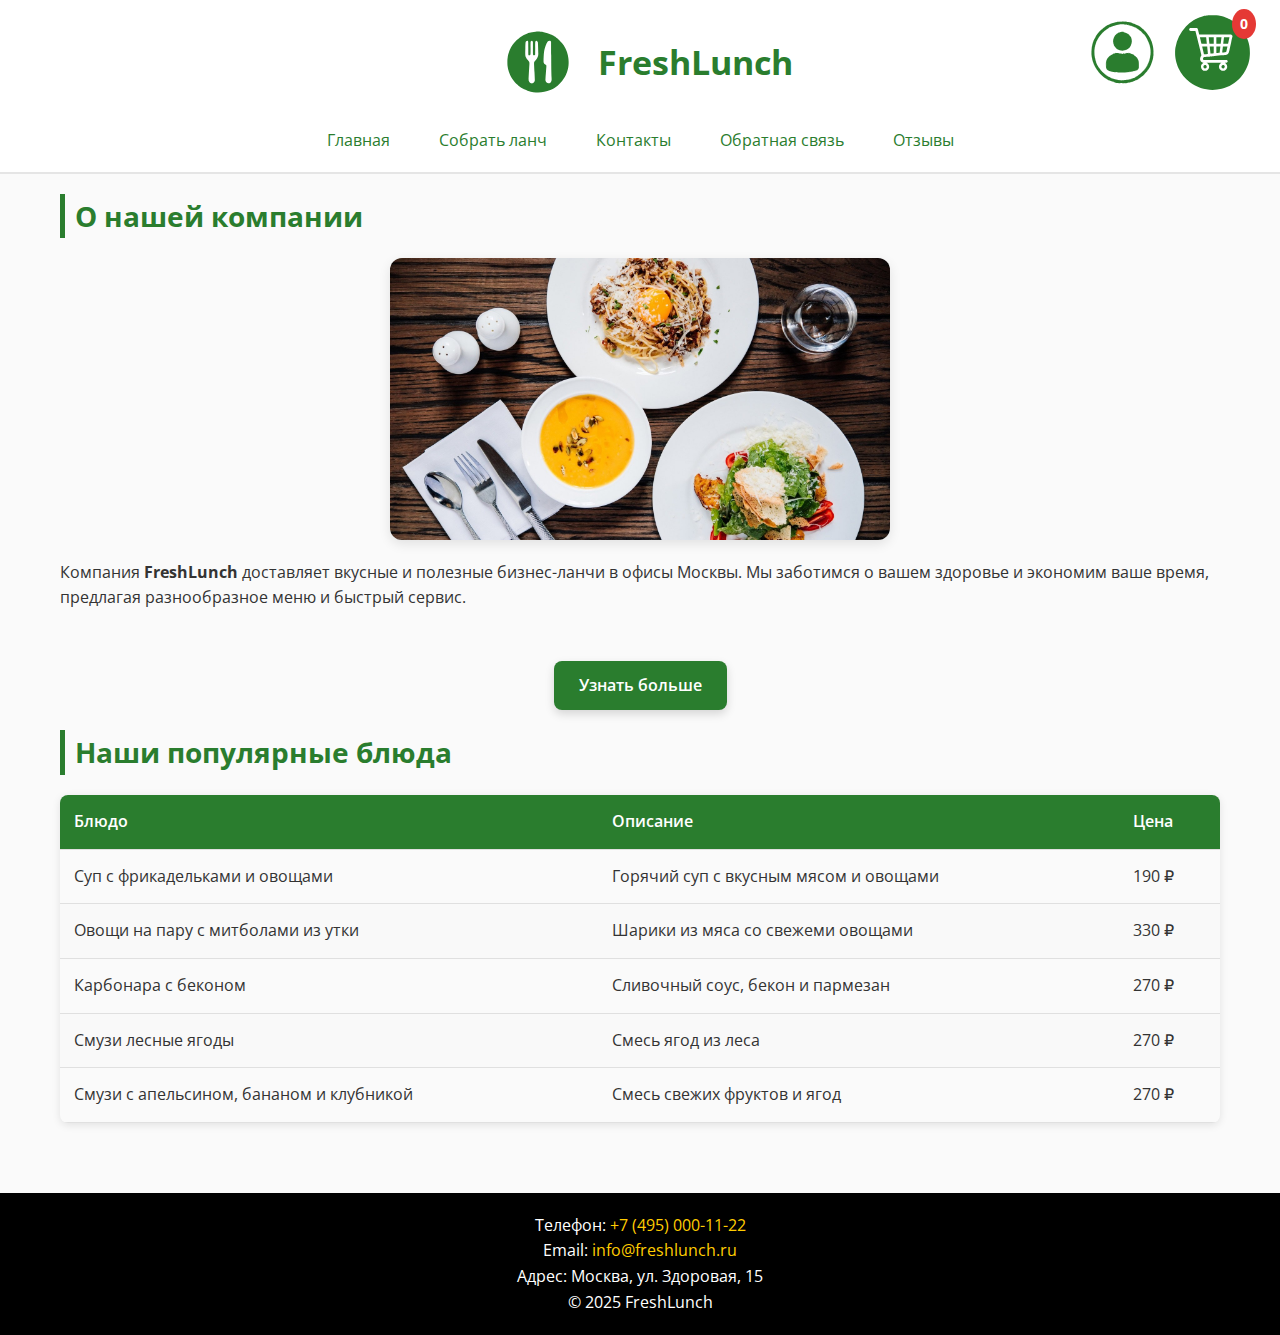
<file: index.html>
<!DOCTYPE html>
<html lang="ru">
<head>
    <meta charset="UTF-8">
    <meta name="viewport" content="width=device-width, initial-scale=1.0">
    <title>FreshLunch — главная</title>
    <link rel="preconnect" href="https://fonts.googleapis.com">
    <link rel="preconnect" href="https://fonts.gstatic.com" crossorigin>
    <link href="https://fonts.googleapis.com/css2?family=Open+Sans:wght@400;700&display=swap" rel="stylesheet">
    <link rel="stylesheet" href="css/style.css">
    <link rel="stylesheet" href="css/print.css" media="print">
</head>
<body>
    <header>
        <div class="logo">
            <img src="images/logo.svg" alt="FreshLunch" class="logo-img">
            <h1>FreshLunch</h1>
        </div>
    <nav>
        <a href="index.html" class="active">Главная</a>
        <a href="lunch.html">Собрать ланч</a>
        <a href="contacts.html">Контакты</a>
        <a href="feedback.html">Обратная связь</a>
        <a href="reviews.html">Отзывы</a>
    </nav>
    <div class="header-actions">
        <a href="auth.html" class="user-link" aria-label="Вход">
        <img src="images/user.svg" alt="Вход" class="user-icon">
        </a>
        <a href="cart.html" class="cart-link" aria-label="Корзина">
        <img src="images/cart.svg" alt="Корзина" class="cart-icon">
        <span class="cart-count">0</span>
        </a>
    </div>
    </header>

    <main>
        <section id="about">
            <h2>О нашей компании</h2>
            <img src="images/image.jpg" alt="Вкусный бизнес-ланч">
            <p>Компания <b>FreshLunch</b> доставляет вкусные и полезные бизнес-ланчи в офисы Москвы. Мы заботимся о вашем здоровье и экономим ваше время, предлагая разнообразное меню и быстрый сервис.</p>
        </section>

    <div class="more-btn-container">
        <a href="landing.html" class="more-btn">Узнать больше</a>
    </div>


        <section id="menu">
            <h2>Наши популярные блюда</h2>
            <table>
                <thead>
                    <tr>
                        <th>Блюдо</th>
                        <th>Описание</th>
                        <th>Цена</th>
                    </tr>
                </thead>
                <tbody>
                    <tr>
                        <td data-label="Блюдо">Суп с фрикадельками и овощами</td>
                        <td data-label="Описание">Горячий суп с вкусным мясом и овощами</td>
                        <td data-label="Цена">190 ₽</td>
                    </tr>
                    <tr>
                        <td data-label="Блюдо">Овощи на пару с митболами из утки</td>
                        <td data-label="Описание">Шарики из мяса со свежеми овощами</td>
                        <td data-label="Цена">330 ₽</td>
                    </tr>
                    <tr>
                        <td data-label="Блюдо">Карбонара с беконом</td>
                        <td data-label="Описание">Сливочный соус, бекон и пармезан</td>
                        <td data-label="Цена">270 ₽</td>
                    </tr>
                    <tr>
                        <td data-label="Блюдо">Смузи лесные ягоды</td>
                        <td data-label="Описание">Смесь ягод из леса</td>
                        <td data-label="Цена">270 ₽</td>
                    </tr>
                    <tr>
                        <td data-label="Блюдо">Смузи с апельсином, бананом и клубникой</td>
                        <td data-label="Описание">Смесь свежих фруктов и ягод</td>
                        <td data-label="Цена">270 ₽</td>
                    </tr>
                </tbody>
            </table>
        </section>
    </main>

    <script src="js/cart.js"></script>

    <footer id="contacts">
    <p>Телефон: <a href="tel:+74950001122">+7 (495) 000-11-22</a></p>
    <p>Email: <a href="mailto:info@freshlunch.ru">info@freshlunch.ru</a></p>
    <p>Адрес: Москва, ул. Здоровая, 15</p>
    <p>© 2025 FreshLunch</p>
  </footer>
</body>
</html>
</file>
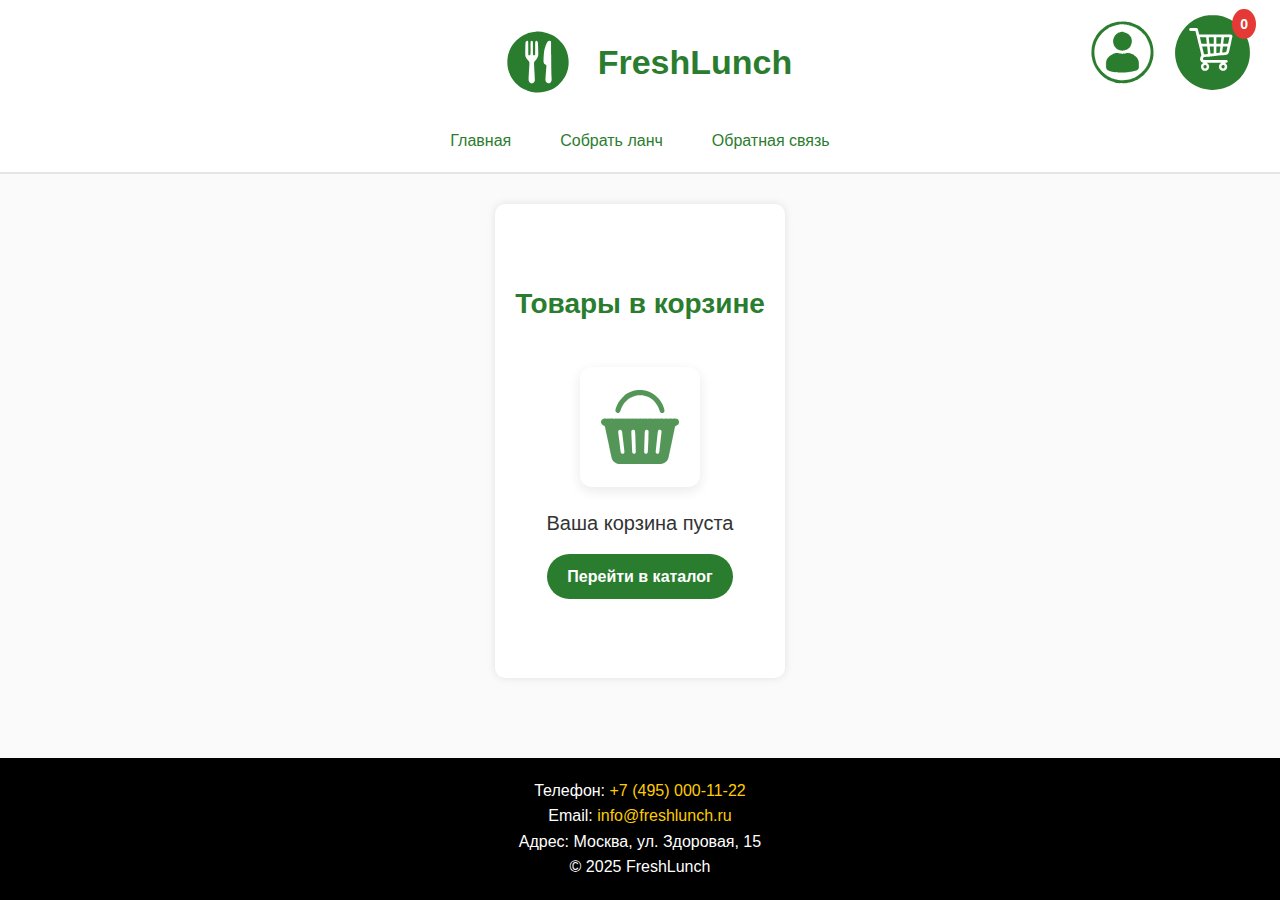
<file: cart.html>
<!DOCTYPE html>
<html lang="ru">
<head>
  <meta charset="UTF-8" />
  <meta name="viewport" content="width=device-width, initial-scale=1" />
  <title>FreshLunch — Корзина</title>

  <link rel="stylesheet" href="css/style.css">
  <link rel="stylesheet" href="css/cart.css">
  <link rel="stylesheet" href="css/print.css" media="print">
  <link href="https://fonts.googleapis.com/css2?family=Roboto:wght@400;700&display=swap" rel="stylesheet">
</head>
<body>
  <header>
  <div class="logo">
    <img src="images/logo.svg" alt="FreshLunch">
    <h1>FreshLunch</h1>
  </div>
  <nav>
    <a href="index.html">Главная</a>
    <a href="lunch.html">Собрать ланч</a>
    <a href="feedback.html">Обратная связь</a>
  </nav>
  <div class="header-actions">
    <a href="auth.html" class="user-link" aria-label="Вход">
      <img src="images/user.svg" alt="Вход" class="user-icon">
    </a>
    <a href="cart.html" class="cart-link" aria-label="Корзина">
        <img src="images/cart.svg" alt="Корзина" class="cart-icon">
        <span class="cart-count">0</span>
    </a>
  </div>
  </header>

  <main class="cart-page">
    <section class="order-info">
      <h2>Оформление заказа</h2>
      <form class="order-form">
        <div class="form-row">
          <label for="name">Имя *</label>
          <input type="text" id="name" name="name" required>
        </div>
        <div class="form-row">
          <label for="phone">Телефон *</label>
          <input type="tel" id="phone" name="phone" placeholder="+7 (___) ___-__-__" required>
        </div>
        <div class="form-row">
          <label for="email">E-mail *</label>
          <input type="email" id="email" name="email" required>
        </div>

        <div class="form-row">
          <label for="delivery">Доставка *</label>
          <select id="delivery" name="delivery" required>
            <option value="pickup">Самовывоз</option>
            <option value="delivery">Доставка</option>
          </select>
        </div>

        <div class="form-row" id="pickup-address">
          <label for="pickup">Пункт самовывоза *</label>
          <select id="pickup" name="pickup">
            <option value="zdravaya">Москва, ул. Здоровая, 15</option>
          </select>
        </div>

        <div class="form-row hidden" id="delivery-address">
          <label for="address">Адрес доставки *</label>
          <input type="text" id="address" name="address" placeholder="Улица, дом">
          <input type="text" id="entrance" name="entrance" placeholder="Подъезд">
          <input type="text" id="floor" name="floor" placeholder="Этаж">
          <input type="text" id="flat" name="flat" placeholder="Квартира">
        </div>

        <div class="form-row">
          <label for="comment">Комментарий к заказу</label>
          <textarea id="comment" name="comment"></textarea>
        </div>

        <div class="form-row">
          <label for="payment">Способ оплаты *</label>
          <select id="payment" name="payment" required>
            <option value="card" selected>Картой при получении</option>
            <option value="cash">Наличными</option>
          </select>
        </div>

        <div class="form-row hidden" id="change-row">
          <label for="change">Сдача с</label>
          <input type="number" id="change" name="change" placeholder="Введите сумму">
        </div>

        <div class="form-row">
          <label>Время доставки *</label>
          <div>
            <label><input type="radio" name="time" value="soon" checked> Как можно скорее</label><br>
            <label><input type="radio" name="time" value="custom"> К указанному времени</label>
          </div>
        </div>

        <div class="form-row hidden" id="time-select">
          <label for="time-input">Укажите время *</label>
          <input type="time" id="time-input" name="time-input" min="07:00" max="23:00">
          <p class="hint-inline">Доступное время доставки с 7:00 до 23:00</p>
        </div>

        <button type="submit" class="btn-primary">Отправить заказ</button>
      </form>
    </section>

    <section class="cart-box">
      <h2>Товары в корзине</h2>
      <div id="cart-items"></div>
      <div id="cart-total"></div>
    </section>

    <section class="cart-empty-box hidden"></section>
  </main>

  <footer id="contacts">
    <p>Телефон: <a href="tel:+74950001122">+7 (495) 000-11-22</a></p>
    <p>Email: <a href="mailto:info@freshlunch.ru">info@freshlunch.ru</a></p>
    <p>Адрес: Москва, ул. Здоровая, 15</p>
    <p>© 2025 FreshLunch</p>
  </footer>

  <script src="js/dishes.js"></script>
  <script src="js/cart.js"></script>
</body>
</html>
</file>
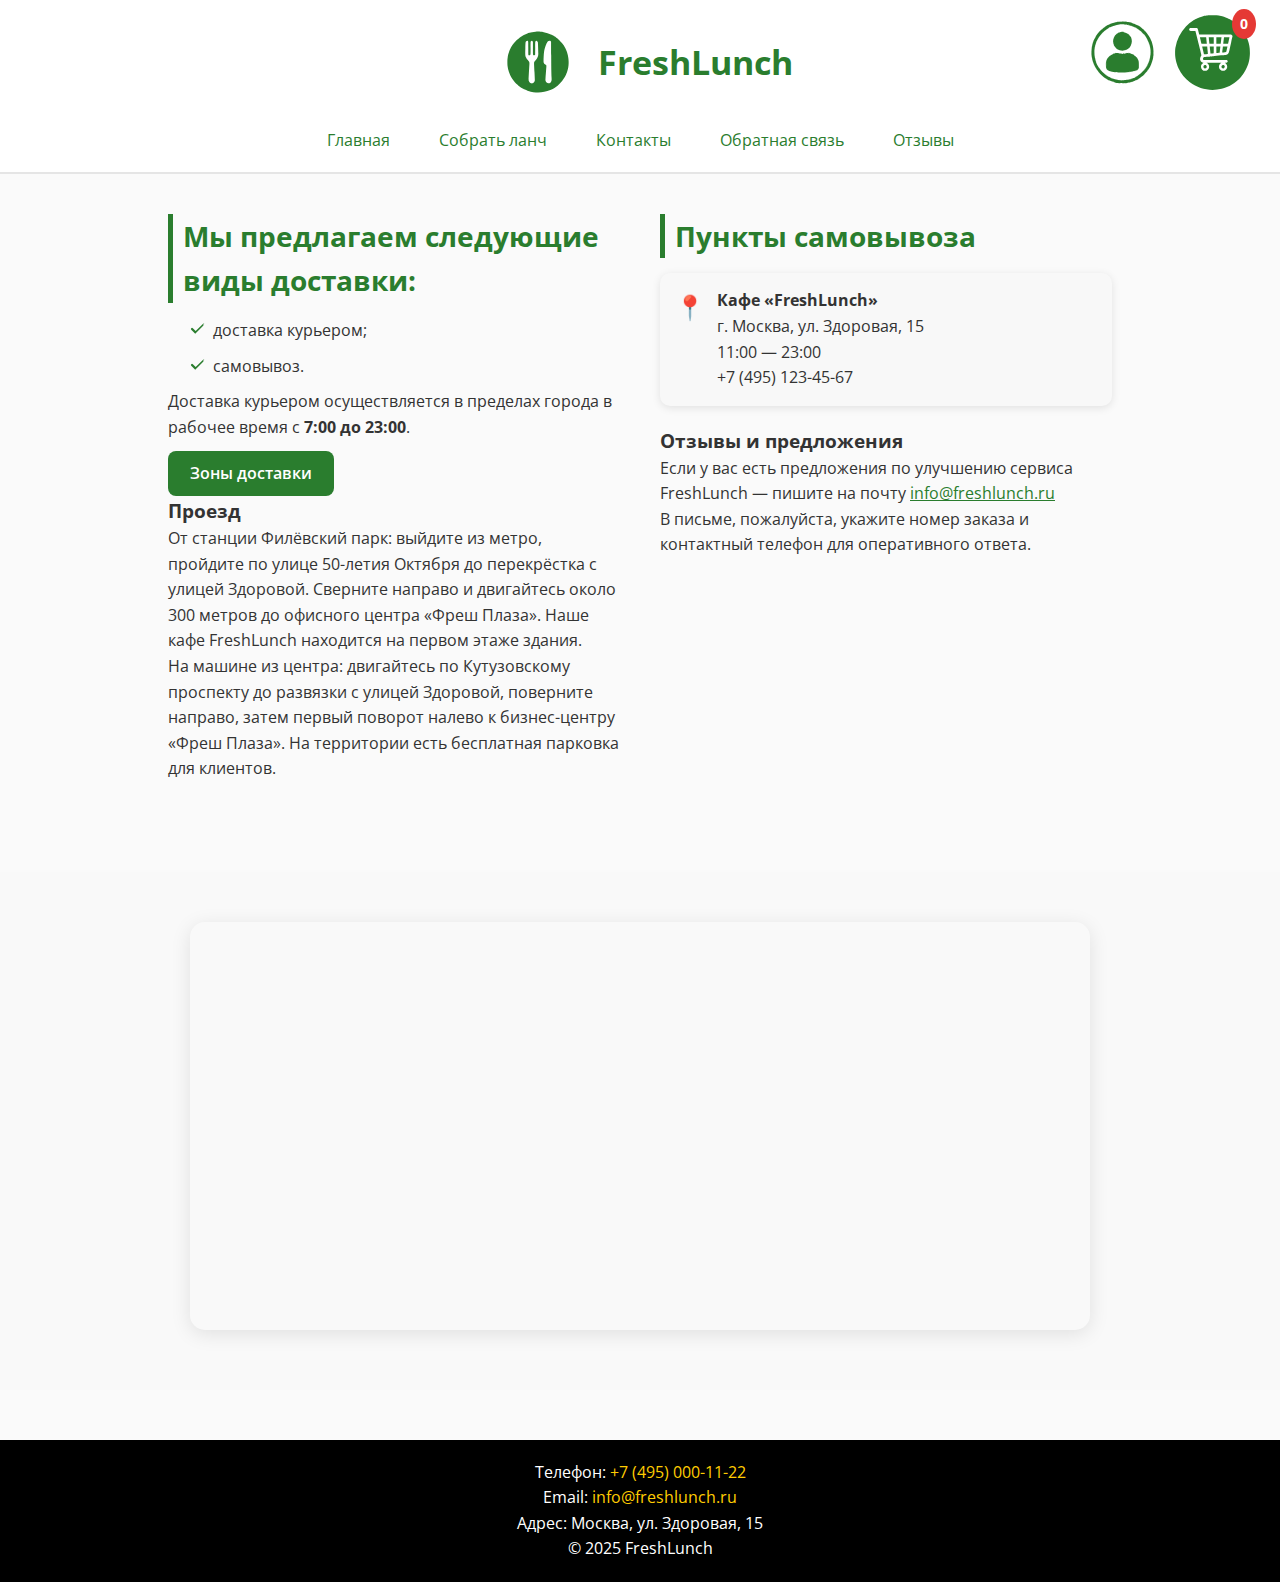
<file: contacts.html>
<!DOCTYPE html>
<html lang="ru">
<head>
    <meta charset="UTF-8">
    <meta name="viewport" content="width=device-width, initial-scale=1.0">
    <title>FreshLunch — Контакты</title>
    <link rel="preconnect" href="https://fonts.googleapis.com">
    <link rel="preconnect" href="https://fonts.gstatic.com" crossorigin>
    <link href="https://fonts.googleapis.com/css2?family=Open+Sans:wght@400;700&display=swap" rel="stylesheet">
    <link rel="stylesheet" href="css/style.css">
    <link rel="stylesheet" href="css/print.css" media="print">
</head>
<body>
    <header>
        <div class="logo">
            <img src="images/logo.svg" alt="FreshLunch" class="logo-img">
            <h1>FreshLunch</h1>
        </div>
    <nav>
        <a href="index.html" class="active">Главная</a>
        <a href="lunch.html">Собрать ланч</a>
        <a href="contacts.html">Контакты</a>
        <a href="feedback.html">Обратная связь</a>
        <a href="reviews.html">Отзывы</a>
    </nav>
    <div class="header-actions">
        <a href="auth.html" class="user-link" aria-label="Вход">
        <img src="images/user.svg" alt="Вход" class="user-icon">
        </a>
        <a href="cart.html" class="cart-link" aria-label="Корзина">
        <img src="images/cart.svg" alt="Корзина" class="cart-icon">
        <span class="cart-count">0</span>
        </a>
    </div>
    </header>

  <main class="contacts">
    <section class="contacts-info">
      <h2>Мы предлагаем следующие виды доставки:</h2>
      <ul>
        <li>доставка курьером;</li>
        <li>самовывоз.</li>
      </ul>
      <p>Доставка курьером осуществляется в пределах города в рабочее время с <b>7:00 до 23:00</b>.</p>
      <a href="#" class="zones-btn">Зоны доставки</a>

      <h3>Проезд</h3>
      <p>
        От станции Филёвский парк: выйдите из метро, пройдите по улице 50-летия Октября до перекрёстка с улицей Здоровой. Сверните направо и двигайтесь около 300 метров до офисного центра «Фреш Плаза». Наше кафе FreshLunch находится на первом этаже здания.
      </p>
      <p>
        На машине из центра: двигайтесь по Кутузовскому проспекту до развязки с улицей Здоровой, поверните направо, затем первый поворот налево к бизнес-центру «Фреш Плаза». На территории есть бесплатная парковка для клиентов.
      </p>
    </section>

    <section class="pickup-info">
      <h2>Пункты самовывоза</h2>
      <div class="pickup-point">
        <div class="pickup-icon">📍</div>
        <div>
          <p><b>Кафе «FreshLunch»</b><br>г. Москва, ул. Здоровая, 15</p>
          <p>11:00 — 23:00</p>
          <p>+7 (495) 123-45-67</p>
        </div>
      </div>

      <h3>Отзывы и предложения</h3>
      <p>
        Если у вас есть предложения по улучшению сервиса FreshLunch — пишите на почту  
        <a href="mailto:info@freshlunch.ru">info@freshlunch.ru</a>
      </p>
      <p>
        В письме, пожалуйста, укажите номер заказа и контактный телефон для оперативного ответа.
      </p>
    </section>
  </main>  

<section class="map-section">
  <div class="map-wrapper">
    <iframe src="https://yandex.ru/map-widget/v1"
            width="100%" height="400" frameborder="0"></iframe>
  </div>
</section>


  <footer id="contacts">
    <p>Телефон: <a href="tel:+74950001122">+7 (495) 000-11-22</a></p>
    <p>Email: <a href="mailto:info@freshlunch.ru">info@freshlunch.ru</a></p>
    <p>Адрес: Москва, ул. Здоровая, 15</p>
    <p>© 2025 FreshLunch</p>
  </footer>
</body>
</html>
</file>
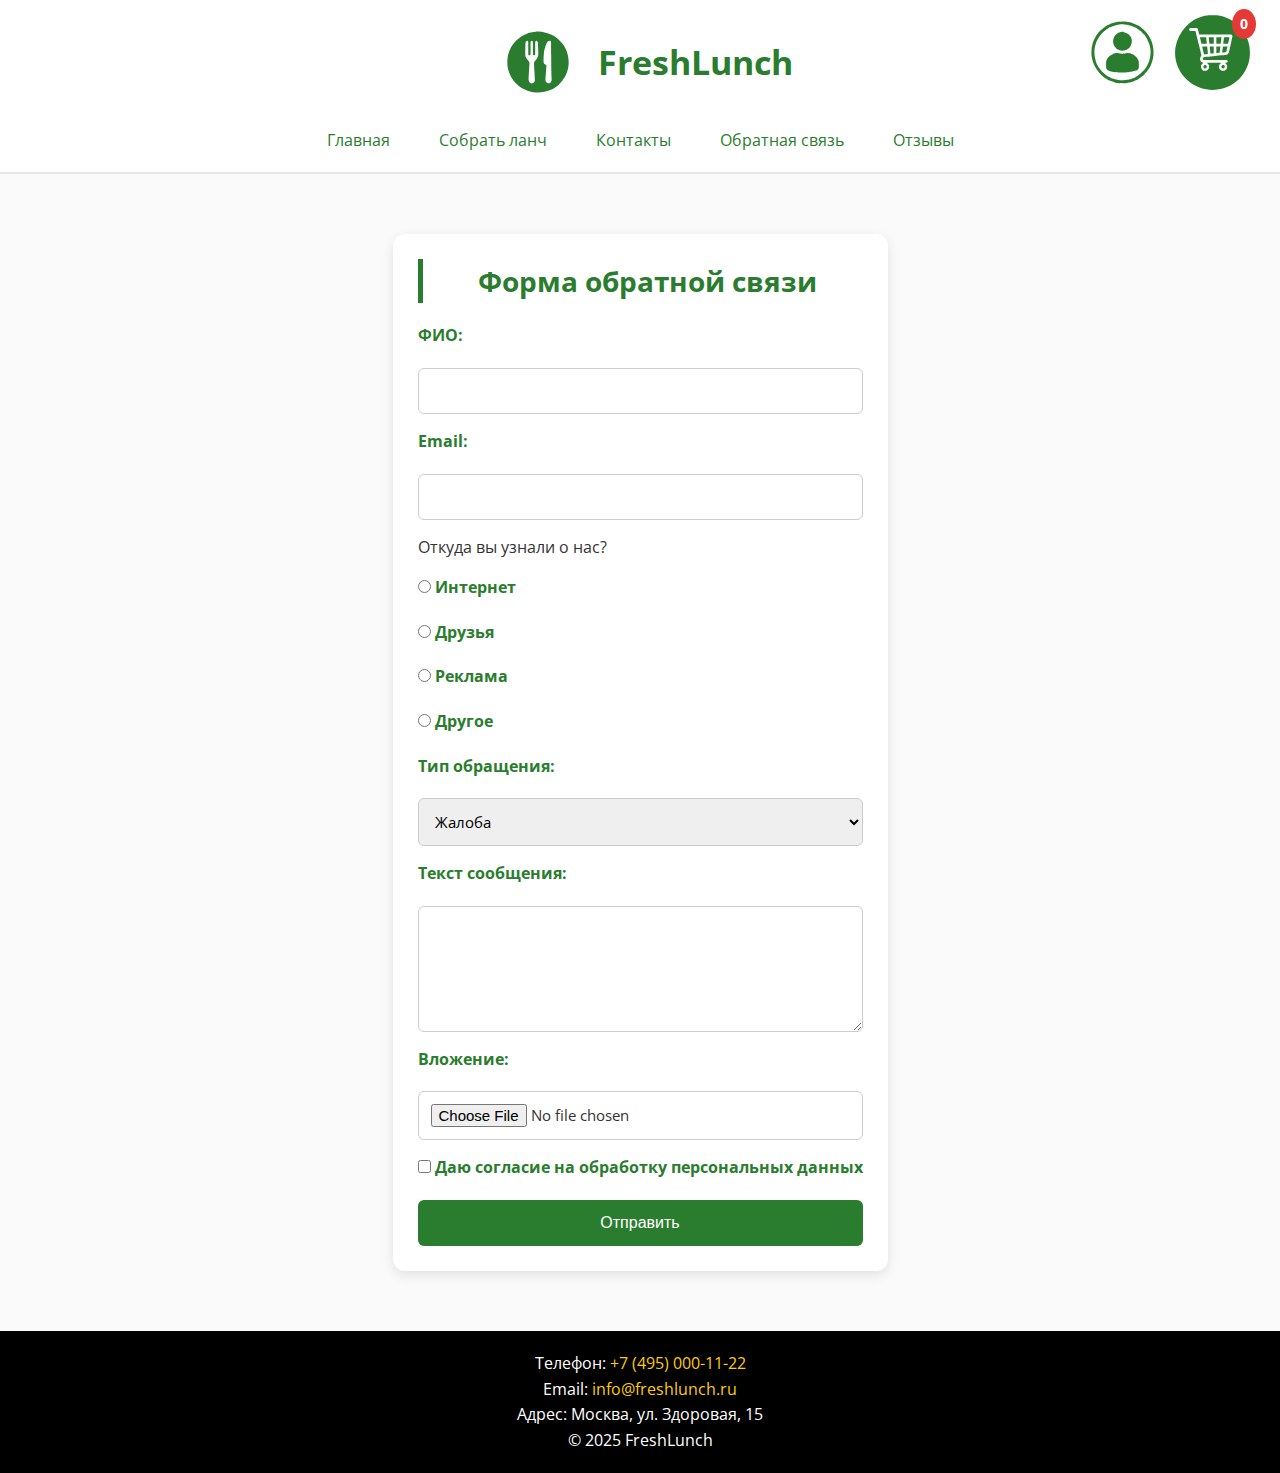
<file: feedback.html>
<!DOCTYPE html>
<html lang="ru">
<head>
    <meta charset="UTF-8">
    <meta name="viewport" content="width=device-width, initial-scale=1.0">
    <title>FreshLunch — Обратная связь</title>
    <!-- Подключение Google Fonts -->
    <link rel="preconnect" href="https://fonts.googleapis.com">
    <link rel="preconnect" href="https://fonts.gstatic.com" crossorigin>
    <link href="https://fonts.googleapis.com/css2?family=Open+Sans:wght@400;700&display=swap" rel="stylesheet">
    <link rel="stylesheet" href="css/style.css">
</head>
<body>
    <header>
        <div class="logo">
            <img src="images/logo.svg" alt="FreshLunch" class="logo-img">
            <h1>FreshLunch</h1>
        </div>
        <nav>
            <a href="index.html">Главная</a>
            <a href="lunch.html">Собрать ланч</a>
            <a href="contacts.html">Контакты</a>
            <a href="feedback.html" class="active">Обратная связь</a>
            <a href="reviews.html">Отзывы</a>
        </nav>
        <div class="header-actions">
            <a href="auth.html" class="user-link" aria-label="Вход">
            <img src="images/user.svg" alt="Вход" class="user-icon">
            </a>
            <a href="cart.html" class="cart-link" aria-label="Корзина">
            <img src="images/cart.svg" alt="Корзина" class="cart-icon">
            <span class="cart-count">0</span>
            </a>
        </div>
    </header>

    <main>
        <section id="feedback">
            <h2>Форма обратной связи</h2>
            <form action="https://httpbin.org/post" method="POST" enctype="multipart/form-data">
                <label for="fio">ФИО:</label>
                <input type="text" id="fio" name="fio" required>

                <label for="email">Email:</label>
                <input type="email" id="email" name="email" required>

                <p>Откуда вы узнали о нас?</p>
                <label><input type="radio" name="source" value="internet" required> Интернет</label>
                <label><input type="radio" name="source" value="friends"> Друзья</label>
                <label><input type="radio" name="source" value="ads"> Реклама</label>
                <label><input type="radio" name="source" value="other"> Другое</label>

                <label for="type">Тип обращения:</label>
                <select id="type" name="type" required>
                    <option value="complaint">Жалоба</option>
                    <option value="suggestion">Предложение</option>
                </select>

                <label for="message">Текст сообщения:</label>
                <textarea id="message" name="message" rows="5" required></textarea>

                <label for="file">Вложение:</label>
                <input type="file" id="file" name="file">

                <label>
                    <input type="checkbox" name="consent" required>
                    Даю согласие на обработку персональных данных
                </label>

                <button type="submit">Отправить</button>
            </form>
        </section>
    </main>

    <script src="js/cart.js"></script>

    <footer id="contacts">
        <p>Телефон: <a href="tel:+74950001122">+7 (495) 000-11-22</a></p>
        <p>Email: <a href="mailto:info@freshlunch.ru">info@freshlunch.ru</a></p>
        <p>Адрес: Москва, ул. Здоровая, 15</p>
        <p>© 2025 FreshLunch</p>
    </footer>
    
</body>
</html>
</file>
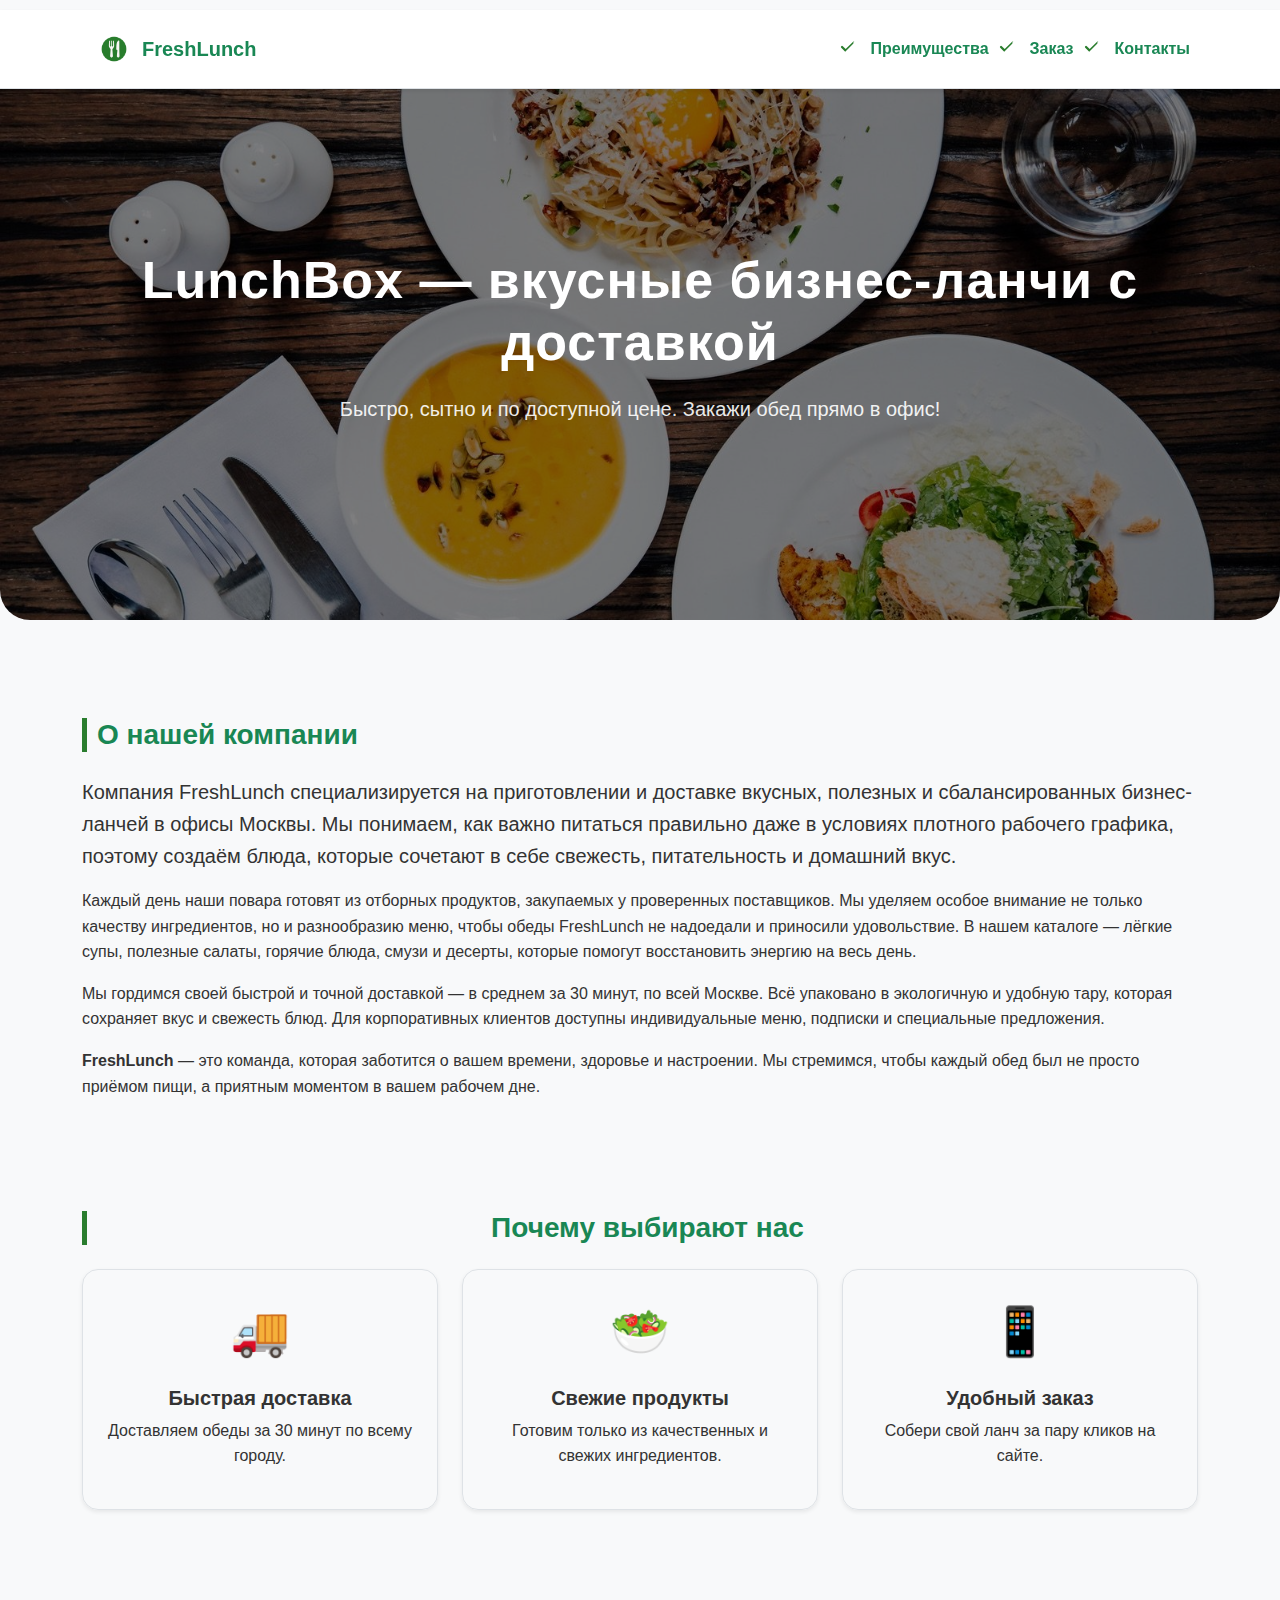
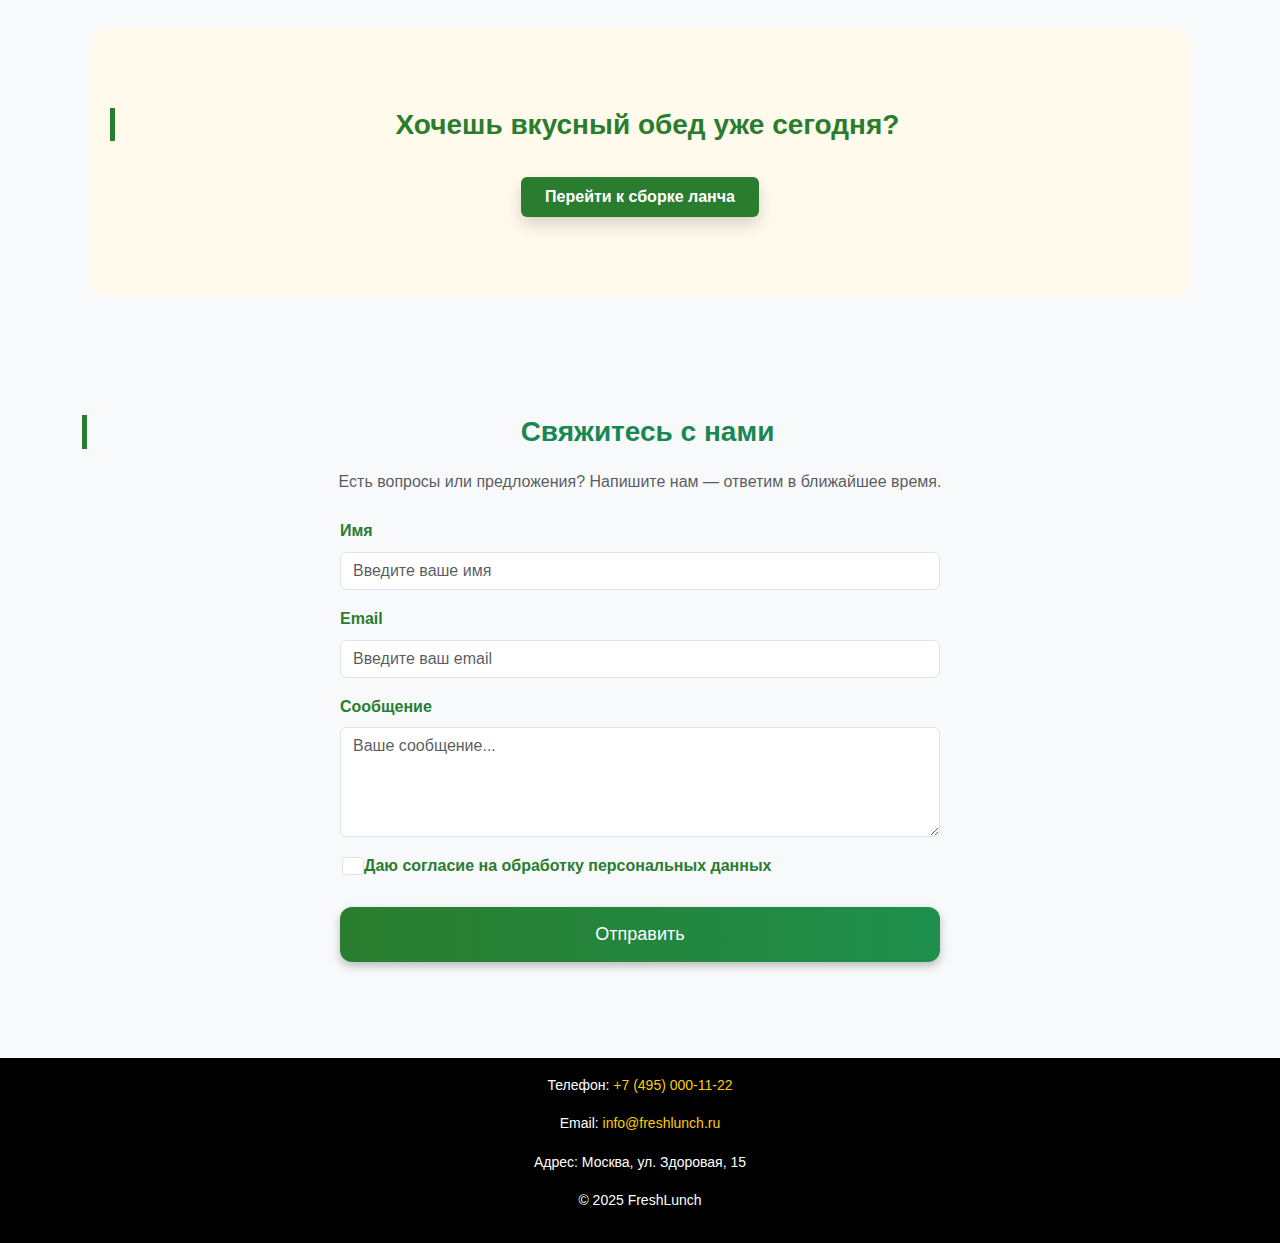
<file: landing.html>
<!DOCTYPE html>
<html lang="ru">
<head>
  <meta charset="UTF-8">
  <meta name="viewport" content="width=device-width, initial-scale=1.0">
  <title>LunchBox — бизнес-ланчи с доставкой</title>
  <link href="https://cdn.jsdelivr.net/npm/bootstrap@5.3.3/dist/css/bootstrap.min.css" rel="stylesheet">
  <link rel="stylesheet" href="css/style.css">
  <style>
  html {
    scroll-behavior: smooth;
  }

  body {
    font-family: 'Inter', 'Segoe UI', sans-serif;
    background-color: #f8f9fa;
  }

  .hero {
    background: linear-gradient(rgba(0,0,0,0.5), rgba(0,0,0,0.5)),
                url('images/image.jpg') center/cover no-repeat;
    color: white;
    text-align: center;
    padding: 160px 20px;
    border-radius: 0 0 30px 30px;
    animation: fadeIn 1.2s ease-in-out;
  }

  .hero h1 {
    font-size: 52px;
    font-weight: 800;
    margin-bottom: 20px;
    letter-spacing: 1px;
  }

  .hero p {
    font-size: 20px;
    opacity: 0.9;
    margin-bottom: 35px;
  }

  .btn-main {
    background: linear-gradient(90deg, #2a7d2e, #1e8f4d);
    border: none;
    padding: 14px 36px;
    font-size: 18px;
    border-radius: 12px;
    transition: all 0.3s ease;
    box-shadow: 0 4px 10px rgba(0,0,0,0.25);
  }
  .btn-main:hover {
    background: linear-gradient(90deg, #23872e, #198b6a);
    transform: translateY(-3px);
    box-shadow: 0 6px 15px rgba(0,0,0,0.3);
  }

  .feature-icon {
    font-size: 48px;
    color: #2a7d2e;
    margin-bottom: 15px;
    transition: transform 0.3s;
  }
  .feature-icon:hover {
    transform: scale(1.2);
  }

  #features .border {
    transition: all 0.3s ease;
  }
  #features .border:hover {
    background: #e9f7ec;
    transform: translateY(-8px);
    box-shadow: 0 6px 20px rgba(0,0,0,0.1);
  }

  .cta-section {
    background: #fffaec;
    color: white;
    text-align: center;
    padding: 80px 20px;
    border-radius: 20px;
    margin: 70px auto;
    width: 90%;
    max-width: 1100px;
    animation: slideUp 1.2s ease-in-out;
  }

  footer {
    background: #000;
    color: #ccc;
    font-size: 14px;
  }

  .navbar-brand {
  display: inline-flex;
  align-items: center;
  color: #198754 !important; 
  border: 2px solid transparent;
  border-radius: 8px;
  padding: 4px 10px;
  transition: 0.3s;
}

.navbar-brand:hover {
  border-color: #198754; 
  background-color: transparent !important; 
  color: #198754 !important;
}

.navbar-brand img {
  border-radius: 50%;
}

  @keyframes fadeIn {
    from { opacity: 0; transform: translateY(30px); }
    to { opacity: 1; transform: translateY(0); }
  }
  @keyframes slideUp {
    from { opacity: 0; transform: translateY(40px); }
    to { opacity: 1; transform: translateY(0); }
  }
</style>
</head>
<body>

  <!-- Навигация -->
  <nav class="navbar navbar-expand-lg bg-white border-bottom shadow-sm sticky-top">
    <div class="container">
      <a class="navbar-brand fw-bold text-success" href="index.html">
        <img src="images/logo.png" alt="Logo" width="40" class="me-2"> FreshLunch
      </a>
      <button class="navbar-toggler" type="button" data-bs-toggle="collapse" data-bs-target="#navMenu">
        <span class="navbar-toggler-icon"></span>
      </button>
      <div class="collapse navbar-collapse" id="navMenu">
        <ul class="navbar-nav ms-auto">
          <li class="nav-item"><a class="nav-link text-success fw-semibold" href="#features">Преимущества</a></li>
          <li class="nav-item"><a class="nav-link text-success fw-semibold" href="#cta">Заказ</a></li>
          <li class="nav-item"><a class="nav-link text-success fw-semibold" href="#contact">Контакты</a></li>
        </ul>
      </div>
    </div>
  </nav>

  <!-- Hero Section -->
  <section class="hero">
    <h1>LunchBox — вкусные бизнес-ланчи с доставкой</h1>
    <p>Быстро, сытно и по доступной цене. Закажи обед прямо в офис!</p>
  </section>

  <section id="about" class="my-5">
  <div class="container">
    <h2 class="text-success fw-bold mb-4">О нашей компании</h2>
    <p class="lead">
      Компания <b>FreshLunch</b> специализируется на приготовлении и доставке вкусных, полезных и сбалансированных бизнес-ланчей в офисы Москвы. Мы понимаем, как важно питаться правильно даже в условиях плотного рабочего графика, поэтому создаём блюда, которые сочетают в себе свежесть, питательность и домашний вкус.
    </p>
    <p>
      Каждый день наши повара готовят из отборных продуктов, закупаемых у проверенных поставщиков. Мы уделяем особое внимание не только качеству ингредиентов, но и разнообразию меню, чтобы обеды FreshLunch не надоедали и приносили удовольствие. В нашем каталоге — лёгкие супы, полезные салаты, горячие блюда, смузи и десерты, которые помогут восстановить энергию на весь день.
    </p>
    <p>
      Мы гордимся своей быстрой и точной доставкой — в среднем за 30 минут, по всей Москве. Всё упаковано в экологичную и удобную тару, которая сохраняет вкус и свежесть блюд. Для корпоративных клиентов доступны индивидуальные меню, подписки и специальные предложения.
    </p>
    <p>
      <b>FreshLunch</b> — это команда, которая заботится о вашем времени, здоровье и настроении. Мы стремимся, чтобы каждый обед был не просто приёмом пищи, а приятным моментом в вашем рабочем дне.
    </p>
  </div>
</section>


  <!-- Преимущества -->
  <section id="features" class="container text-center my-5">
    <h2 class="mb-4 text-success fw-bold">Почему выбирают нас</h2>
    <div class="row g-4">
      <div class="col-md-4">
        <div class="p-4 border rounded-4 shadow-sm h-100">
          <div class="feature-icon">🚚</div>
          <h5 class="fw-semibold">Быстрая доставка</h5>
          <p>Доставляем обеды за 30 минут по всему городу.</p>
        </div>
      </div>
      <div class="col-md-4">
        <div class="p-4 border rounded-4 shadow-sm h-100">
          <div class="feature-icon">🥗</div>
          <h5 class="fw-semibold">Свежие продукты</h5>
          <p>Готовим только из качественных и свежих ингредиентов.</p>
        </div>
      </div>
      <div class="col-md-4">
        <div class="p-4 border rounded-4 shadow-sm h-100">
          <div class="feature-icon">📱</div>
          <h5 class="fw-semibold">Удобный заказ</h5>
          <p>Собери свой ланч за пару кликов на сайте.</p>
        </div>
      </div>
    </div>
  </section>

  <!-- CTA -->
  <section id="cta" class="cta-section">
    <h2>Хочешь вкусный обед уже сегодня?</h2>
    <a href="lunch.html" class="btn btn-success text-white fw-semibold px-4 py-2 mt-3 shadow">
  Перейти к сборке ланча
</a>
  </section>

  <!-- Контакты -->
  <section id="contact" class="my-5">
  <div class="container">
    <div class="text-center mb-4">
      <h2 class="text-success fw-bold">Свяжитесь с нами</h2>
      <p class="text-muted">Есть вопросы или предложения? Напишите нам — ответим в ближайшее время.</p>
    </div>

    <form class="mx-auto" style="max-width: 600px;">
      <div class="mb-3">
        <label for="name" class="form-label fw-semibold">Имя</label>
        <input type="text" class="form-control" id="name" placeholder="Введите ваше имя">
      </div>
      <div class="mb-3">
        <label for="email" class="form-label fw-semibold">Email</label>
        <input type="email" class="form-control" id="email" placeholder="Введите ваш email">
      </div>
      <div class="mb-3">
        <label for="message" class="form-label fw-semibold">Сообщение</label>
        <textarea id="message" rows="4" class="form-control" placeholder="Ваше сообщение..."></textarea>
      </div>
      <div class="form-check mb-4">
        <input class="form-check-input" type="checkbox" id="consent">
        <label class="form-check-label" for="consent">
          Даю согласие на обработку персональных данных
        </label>
      </div>
      <button type="submit" class="btn btn-main w-100">Отправить</button>
    </form>

  </div>
</section>

    <footer class="mt-5 text-center py-3 bg-black text-white">
        <p>Телефон: <a href="tel:+74950001122">+7 (495) 000-11-22</a></p>
        <p>Email: <a href="mailto:info@freshlunch.ru">info@freshlunch.ru</a></p>
        <p>Адрес: Москва, ул. Здоровая, 15</p>
        <p>© 2025 FreshLunch</p>
    </footer>

  <script src="https://cdn.jsdelivr.net/npm/bootstrap@5.3.3/dist/js/bootstrap.bundle.min.js"></script>
</body>
</html>
</file>
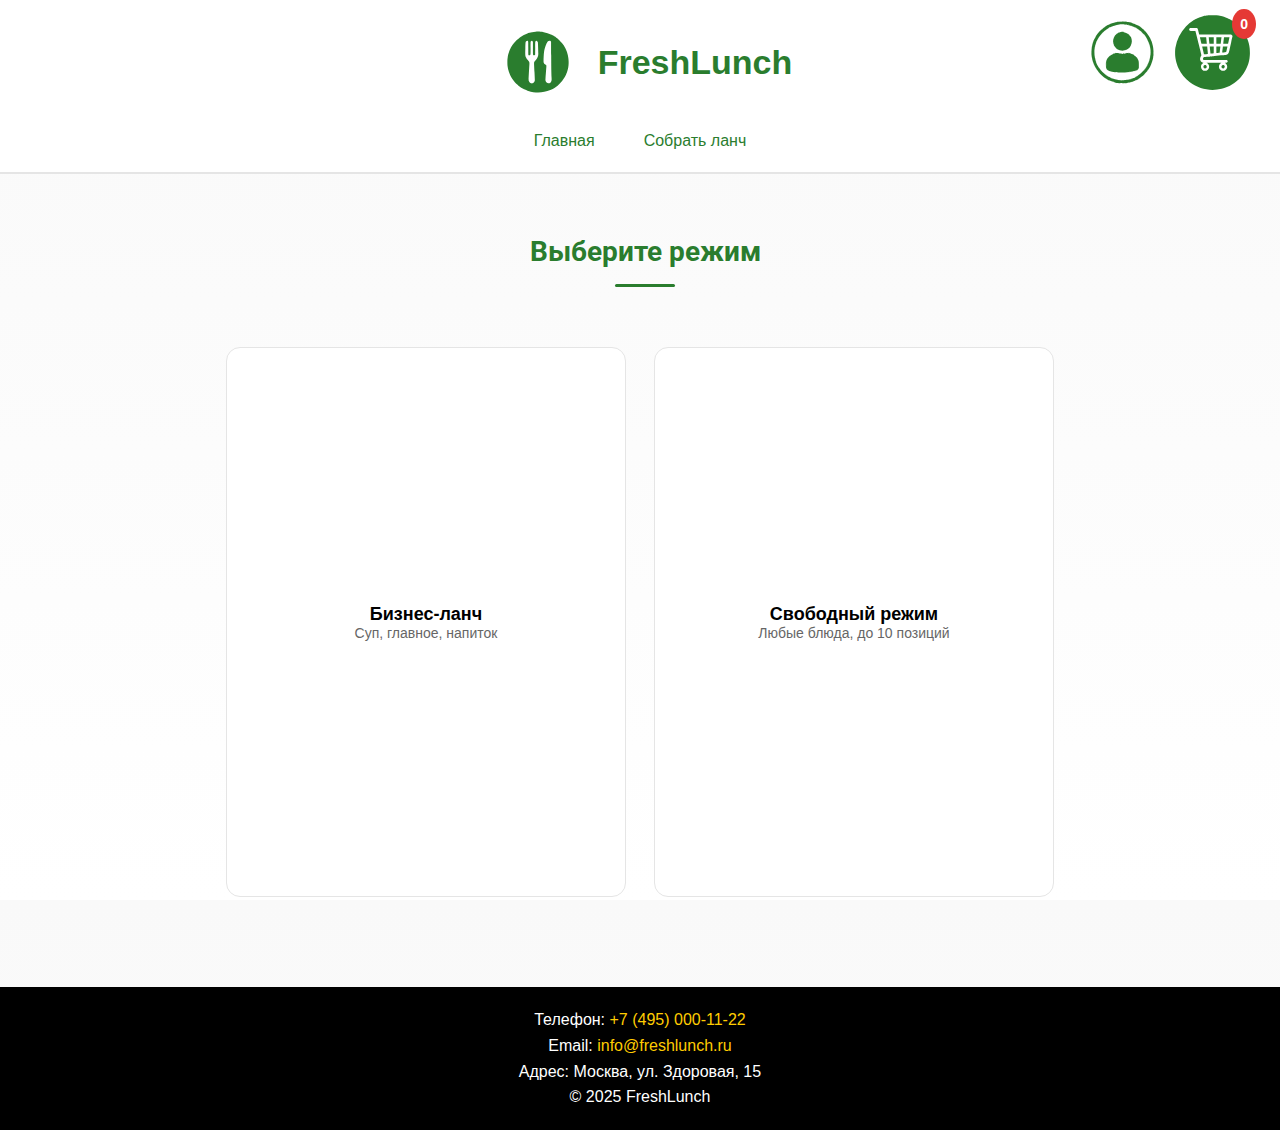
<file: lunch.html>
<!DOCTYPE html>
<html lang="ru">
<head>
  <meta charset="UTF-8" />
  <meta name="viewport" content="width=device-width, initial-scale=1" />
  <title>FreshLunch — Собрать ланч</title>

  <link rel="stylesheet" href="css/style.css">
  <link rel="stylesheet" href="css/lunch.css">
  <link rel="stylesheet" href="css/print.css" media="print">
  <link href="https://fonts.googleapis.com/css2?family=Roboto:wght@400;700&display=swap" rel="stylesheet">
</head>
<body>
  <header>
  <div class="logo">
    <img src="images/logo.svg" alt="FreshLunch">
    <h1>FreshLunch</h1>
  </div>
  <nav>
    <a href="index.html">Главная</a>
    <a href="lunch.html" class="active">Собрать ланч</a>
  </nav>
  <div class="header-actions">
    <a href="auth.html" class="user-link" aria-label="Вход">
      <img src="images/user.svg" alt="Вход" class="user-icon">
    </a>
    <a href="cart.html" class="cart-link" aria-label="Корзина">
        <img src="images/cart.svg" alt="Корзина" class="cart-icon">
        <span class="cart-count">0</span>
    </a>
  </div>
  </header>

  <main>
    <!-- выбор режима -->
    <section id="mode-select" class="mode-select">
      <h2>Выберите режим</h2>
      <div class="mode-buttons">
        <button class="mode-btn" data-mode="business">
          <span class="mode-title">Бизнес-ланч</span>
          <span class="mode-sub">Суп, главное, напиток</span>
        </button>
        <button class="mode-btn" data-mode="free">
          <span class="mode-title">Свободный режим</span>
          <span class="mode-sub">Любые блюда, до 10 позиций</span>
        </button>
      </div>
    </section>

    <!-- БИЗНЕС-ЛАНЧ -->
<section id="business" class="hidden">
  <div class="mode-top">
    <button class="back-btn" data-back>← Назад</button>
    <div class="counter">
      <span class="label">Количество бизнес-ланчей:</span>
      <button type="button" class="cnt-btn" data-bminus>−</button>
      <span class="cnt-val" data-bcount>0</span>
      <button type="button" class="cnt-btn" data-bplus>+</button>
      <span class="hint-inline">макс. 10</span>
    </div>
  </div>

  <div class="layout">
    <!-- ВАЖНО: id="steps" -->
    <div id="steps" class="layout-main">
      <section>
        <h2><span class="badge">Шаг 1</span> Супы</h2>
        <div id="grid-soup" class="dishes-grid"></div>
      </section>
      <section>
        <h2><span class="badge">Шаг 2</span> Главные блюда</h2>
        <div id="grid-main" class="dishes-grid"></div>
      </section>
      <section>
        <h2><span class="badge">Шаг 3</span> Напитки</h2>
        <div id="grid-drink" class="dishes-grid"></div>
      </section>
      <section>
        <h2><span class="badge">Шаг 4</span> Салаты</h2>
        <div id="grid-salad" class="dishes-grid"></div>
      </section>
      <section>
        <h2><span class="badge">Шаг 5</span> Десерты</h2>
        <div id="grid-dessert" class="dishes-grid"></div>
      </section>
    </div>

    <!-- ВАЖНО: id="order-box" -->
    <aside id="order-box" class="order-box">
      <h3>Ваш выбор</h3>
      <div class="ob-section">
        <div class="ob-title">Супы</div>
        <ul data-list="soup"></ul>
      </div>
      <div class="ob-section">
        <div class="ob-title">Главные блюда</div>
        <ul data-list="main"></ul>
      </div>
      <div class="ob-section">
        <div class="ob-title">Напитки</div>
        <ul data-list="drink"></ul>
      </div>
      <div class="ob-section">
        <div class="ob-title">Салаты</div>
        <ul data-list="salad"></ul>
      </div>
      <div class="ob-section">
        <div class="ob-title">Десерты</div>
        <ul data-list="dessert"></ul>
      </div>
      <div class="ob-total">Итого: <span data-bsum>0₽</span></div>
      <button class="btn-primary" data-badd>Добавить в корзину</button>
    </aside>
  </div>
</section>

    <!-- СВОБОДНЫЙ РЕЖИМ -->
    <section id="free" class="hidden">
      <div class="mode-top">
        <button class="back-btn" data-back>← Назад</button>
        <div class="counter">
          <span class="label">Выбрано позиций:</span>
          <span class="cnt-val" data-fcount>0</span>
          <span class="hint-inline">из 10</span>
        </div>
      </div>

      <section>
  <h2>Супы</h2>
  <div class="filters">
    <button data-kind="fish">Рыбный</button>
    <button data-kind="meat">Мясной</button>
    <button data-kind="veg">Вегетарианский</button>
  </div>
  <div id="free-soup" class="dishes-grid"></div>
</section>

<section>
  <h2>Главные блюда</h2>
  <div class="filters">
    <button data-kind="fish">Рыбные</button>
    <button data-kind="meat">Мясные</button>
    <button data-kind="veg">Вегетарианские</button>
  </div>
  <div id="free-main" class="dishes-grid"></div>
</section>

<section>
  <h2>Напитки</h2>
  <div class="filters">
    <button data-kind="cold">Холодные</button>
    <button data-kind="hot">Горячие</button>
  </div>
  <div id="free-drink" class="dishes-grid"></div>
</section>

<section>
  <h2>Салаты</h2>
  <div class="filters">
    <button data-kind="fish">Рыбные</button>
    <button data-kind="meat">Мясные</button>
    <button data-kind="veg">Вегетарианские</button>
  </div>
  <div id="free-salad" class="dishes-grid"></div>
</section>

<section>
  <h2>Десерты</h2>
  <div class="filters">
    <button data-kind="small">Маленькая порция</button>
    <button data-kind="medium">Средняя порция</button>
    <button data-kind="large">Большая порция</button>
  </div>
  <div id="free-dessert" class="dishes-grid"></div>
</section>

    <section>
      <h2>Детское меню</h2>
      <div id="free-kids" class="dishes-grid"></div>
    </section>
  </main>

  <footer id="contacts">
    <p>Телефон: <a href="tel:+74950001122">+7 (495) 000-11-22</a></p>
    <p>Email: <a href="mailto:info@freshlunch.ru">info@freshlunch.ru</a></p>
    <p>Адрес: Москва, ул. Здоровая, 15</p>
    <p>© 2025 FreshLunch</p>
  </footer>

  <script src="js/dishes.js"></script>
  <script src="js/lunch-app.js"></script>
</body>
</html>
</file>
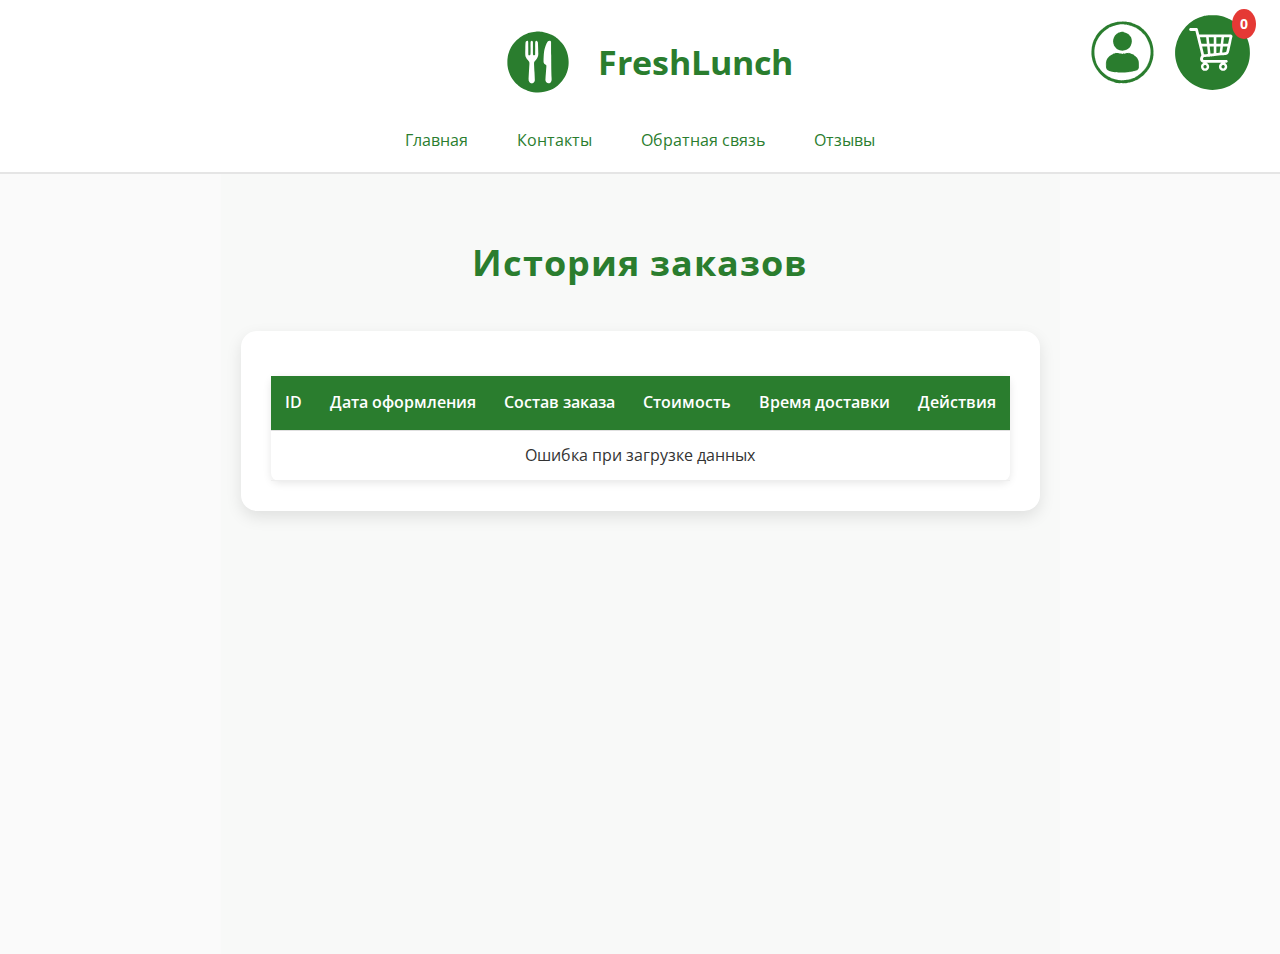
<file: order.html>
<!DOCTYPE html>
<html lang="ru">
<head>
  <meta charset="UTF-8">
  <meta name="viewport" content="width=device-width, initial-scale=1.0">
  <title>FreshLunch — История заказов</title>
  <link rel="preconnect" href="https://fonts.googleapis.com">
  <link rel="preconnect" href="https://fonts.gstatic.com" crossorigin>
  <link href="https://fonts.googleapis.com/css2?family=Open+Sans:wght@400;700&display=swap" rel="stylesheet">
  <link rel="stylesheet" href="https://cdnjs.cloudflare.com/ajax/libs/font-awesome/6.6.0/css/all.min.css">
  <link rel="stylesheet" href="css/style.css">
</head>
<body>
  <header>
    <div class="logo">
      <img src="images/logo.svg" alt="FreshLunch" class="logo-img">
      <h1>FreshLunch</h1>
    </div>
    <nav>
      <a href="index.html">Главная</a>
      <a href="#">Контакты</a>
      <a href="feedback.html">Обратная связь</a>
      <a href="#">Отзывы</a>
    </nav>
    <div class="header-actions">
      <a href="auth.html" class="user-link" aria-label="Вход">
        <img src="images/user.svg" alt="Вход" class="user-icon">
      </a>
      <a href="cart.html" class="cart-link" aria-label="Корзина">
        <img src="images/cart.svg" alt="Корзина" class="cart-icon">
        <span class="cart-count">0</span>
      </a>
    </div>
  </header>

  <main class="orders-section">
    <h2 class="orders-title">История заказов</h2>

    <div class="orders-wrapper">
      <table id="ordersTable" class="orders-table">
        <thead>
          <tr>
            <th>ID</th>
            <th>Дата оформления</th>
            <th>Состав заказа</th>
            <th>Стоимость</th>
            <th>Время доставки</th>
            <th>Действия</th>
          </tr>
        </thead>
        <tbody>
          <tr><td colspan="8" class="loading">Загрузка...</td></tr>
        </tbody>
      </table>
    </div>
  </main>

  <!-- Модальное окно просмотра -->
<div id="viewModal" class="modal hidden">
  <div class="modal-content">
    <span class="close" onclick="closeModal('viewModal')">&times;</span>
    <h3>Просмотр заказа</h3>

    <div id="orderDetails" class="kv"></div>

    <div class="modal-actions">
      <button onclick="closeModal('viewModal')" class="btn">Ок</button>
    </div>
  </div>
</div>


  <!-- Модальное окно редактирования -->
  <div id="editModal" class="modal hidden">
  <div class="modal-content wide">
    <span class="close" onclick="closeModal('editModal')">&times;</span>
    <h3 class="modal-title">Редактирование заказа</h3>
    <form id="editForm" class="edit-grid">
      <div class="field">
        <label>Имя получателя</label>
        <input type="text" id="editName" required>
      </div>
      <div class="field">
        <label>Email</label>
        <input type="email" id="editEmail">
      </div>
      <div class="field">
        <label>Телефон</label>
        <input type="text" id="editPhone">
      </div>
      <div class="field">
        <label>Адрес доставки</label>
        <input type="text" id="editAddress">
      </div>
      <div class="field full">
        <label>Комментарий</label>
        <textarea id="editComment" rows="2"></textarea>
      </div>

      <div class="modal-actions">
        <button type="button" class="btn cancel" onclick="closeModal('editModal')">Отмена</button>
        <button type="submit" class="btn">Сохранить</button>
      </div>
    </form>
  </div>
</div>

    <!-- Уведомление -->
  <div id="toast" class="toast hidden"></div>

  <!-- Модальное окно подтверждения удаления -->
<div id="deleteModal" class="modal hidden">
  <div class="modal-content small">
    <h3>Удалить заказ?</h3>
    <p id="deleteText">Вы уверены, что хотите удалить этот заказ?</p>
    <div class="modal-actions">
      <button class="btn cancel" onclick="closeModal('deleteModal')">Отмена</button>
      <button class="btn danger" id="confirmDeleteBtn">Удалить</button>
    </div>
  </div>
</div>

  <script src="js/order.js"></script>
</body>
</html>
</file>
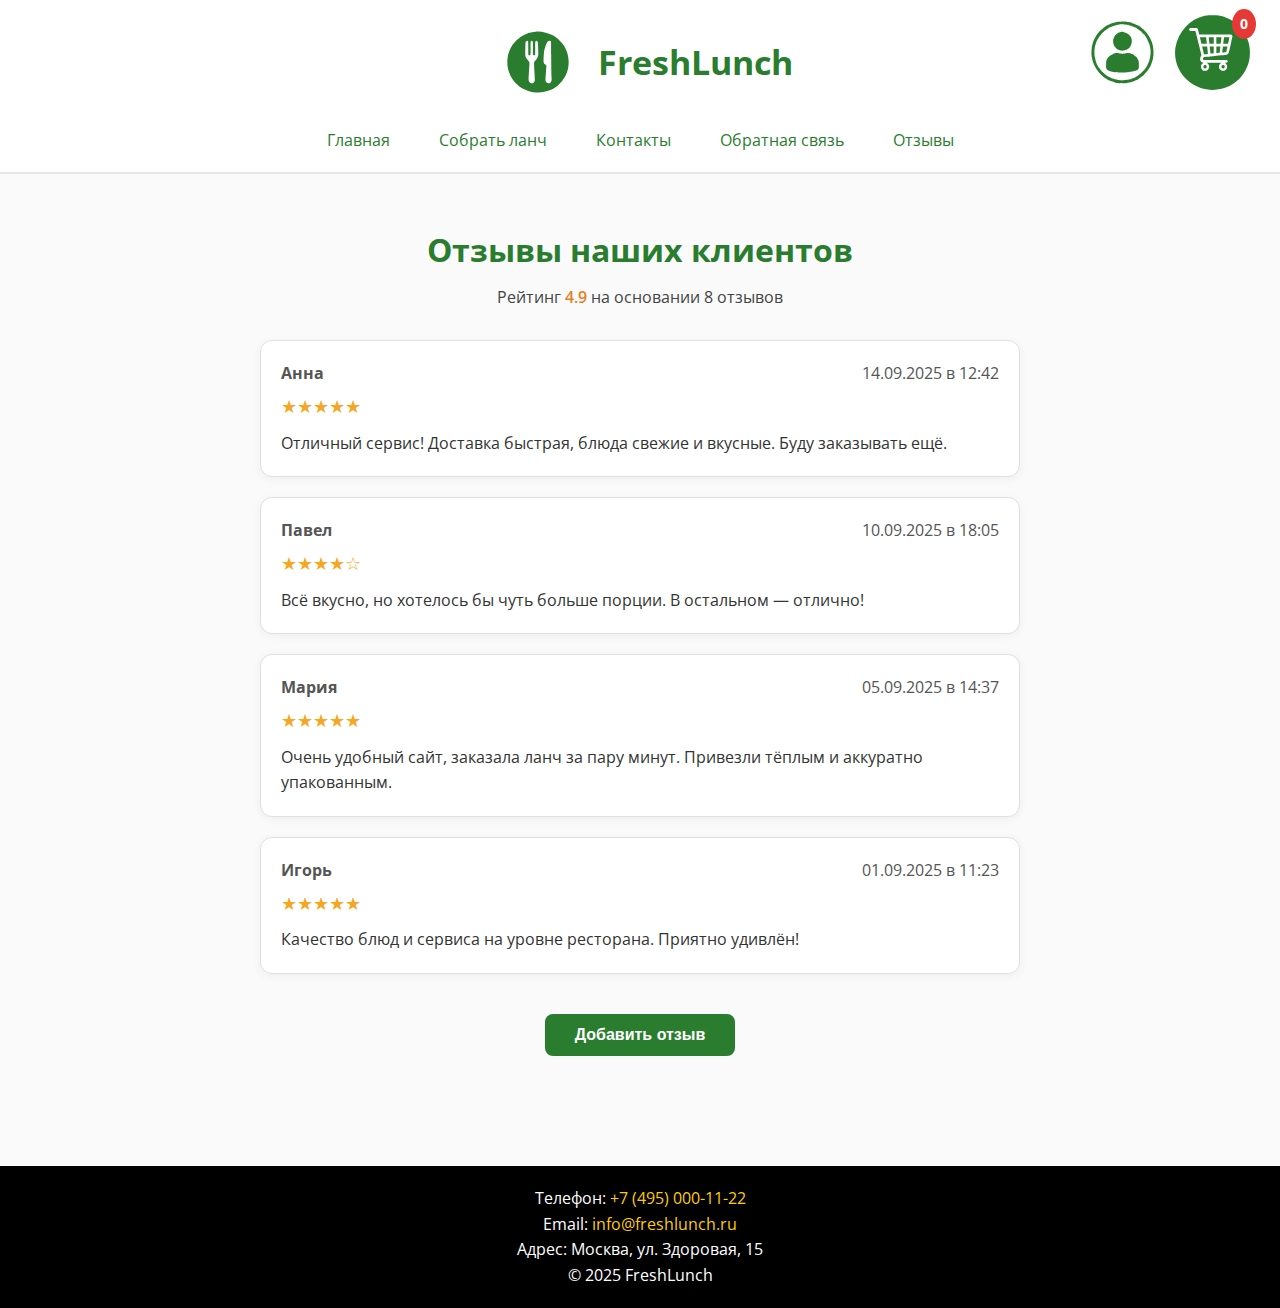
<file: reviews.html>
<!DOCTYPE html>
<html lang="ru">
<head>
    <meta charset="UTF-8">
    <meta name="viewport" content="width=device-width, initial-scale=1.0">
    <title>FreshLunch — Отзывы</title>
    <link rel="preconnect" href="https://fonts.googleapis.com">
    <link rel="preconnect" href="https://fonts.gstatic.com" crossorigin>
    <link href="https://fonts.googleapis.com/css2?family=Open+Sans:wght@400;700&display=swap" rel="stylesheet">
    <link rel="stylesheet" href="css/style.css">
    <link rel="stylesheet" href="css/print.css" media="print">
</head>
<body>
    <header>
        <div class="logo">
            <img src="images/logo.svg" alt="FreshLunch" class="logo-img">
            <h1>FreshLunch</h1>
        </div>
    <nav>
        <a href="index.html" class="active">Главная</a>
        <a href="lunch.html">Собрать ланч</a>
        <a href="contacts.html">Контакты</a>
        <a href="feedback.html">Обратная связь</a>
        <a href="#">Отзывы</a>
    </nav>
    <div class="header-actions">
        <a href="auth.html" class="user-link" aria-label="Вход">
        <img src="images/user.svg" alt="Вход" class="user-icon">
        </a>
        <a href="cart.html" class="cart-link" aria-label="Корзина">
        <img src="images/cart.svg" alt="Корзина" class="cart-icon">
        <span class="cart-count">0</span>
        </a>
    </div>
    </header>

  <main class="reviews">
    <h1>Отзывы наших клиентов</h1>
    <p class="rating">Рейтинг <span>4.9</span> на основании 8 отзывов</p>

    <div class="review">
      <div class="review-header">
        <strong>Анна</strong>
        <span>14.09.2025 в 12:42</span>
      </div>
      <div class="stars">★★★★★</div>
      <p>Отличный сервис! Доставка быстрая, блюда свежие и вкусные. Буду заказывать ещё.</p>
    </div>

    <div class="review">
      <div class="review-header">
        <strong>Павел</strong>
        <span>10.09.2025 в 18:05</span>
      </div>
      <div class="stars">★★★★☆</div>
      <p>Всё вкусно, но хотелось бы чуть больше порции. В остальном — отлично!</p>
    </div>

    <div class="review">
      <div class="review-header">
        <strong>Мария</strong>
        <span>05.09.2025 в 14:37</span>
      </div>
      <div class="stars">★★★★★</div>
      <p>Очень удобный сайт, заказала ланч за пару минут. Привезли тёплым и аккуратно упакованным.</p>
    </div>

    <div class="review">
      <div class="review-header">
        <strong>Игорь</strong>
        <span>01.09.2025 в 11:23</span>
      </div>
      <div class="stars">★★★★★</div>
      <p>Качество блюд и сервиса на уровне ресторана. Приятно удивлён!</p>
    </div>
    <div class="add-review">
  <button class="btn-add">Добавить отзыв</button>
</div>
  </main>

  <footer class="footer">
    <p>Телефон: <a href="tel:+74950001122">+7 (495) 000-11-22</a></p>
    <p>Email: <a href="mailto:info@freshlunch.ru">info@freshlunch.ru</a></p>
    <p>Адрес: Москва, ул. Здоровая, 15</p>
    <p>© 2025 FreshLunch</p>
  </footer>
</body>
</html>
</file>
<file: css/style.css>
/* Сброс и универсальные настройки */
* {
    margin: 0;
    padding: 0;
    box-sizing: border-box;
}

/* Шрифт для всей страницы */
body {
    font-family: 'Open Sans', sans-serif;
    font-size: 16px;
    color: #333;
    line-height: 1.6;
    background-color: #fafafa;
}

/* Шапка */
header {
    position: sticky; top: 0;
    background-color: white;
    padding: 12px;
    text-align: center;
    border-bottom: 2px solid #e5e5e5;
    z-index: 10;
    position: relative;
}

header h1 {
    font-size: 32px;
    font-weight: 700;
    margin-bottom: 10px;
    color: #2a7d2e;
}

nav {
    margin-top: 10px;
    display: flex;
    justify-content: center;
    gap: 25px;
}

nav a {
    color: #2a7d2e;
    padding: 6px 12px;
    border-radius: 6px;
    transition: 0.3s;
    text-decoration: none;
}

nav a:hover {
    background-color: #2a7d2e;
    color: #fff;
}
nav a:hover::after {
    width: 100%;
}

/* Логотип */
.logo {
    display: flex;
    align-items: center;
    justify-content: center;
    gap: 10px;
}

.logo img {
    width: 100px;
    height: auto;
    display: block;
}

.logo h1 {
    font-size: 34px;
    margin: 0;
}

/* Основной контент */
main {
    padding: 20px;
    max-width: 1200px;
    margin: auto;
}

section {
    margin-bottom: 50px;
}

section h2 {
    font-size: 28px;
    font-weight: 700;
    margin-bottom: 20px;
    color: #2a7d2e;
    border-left: 5px solid #2a7d2e;
    padding-left: 10px;
}

/* Изображения */
section img {
    width: 100%;
    max-width: 500px;
    height: auto;
    display: block;
    margin: 20px auto;
    border-radius: 12px;
    box-shadow: 0 4px 12px rgba(0,0,0,0.1);
}

/* Преимущества */
ul {
    list-style-type: none;
    padding-left: 0;
}

ul li {
    margin: 10px 0;
    padding-left: 25px;
    background: url("data:image/svg+xml;utf8,<svg xmlns='http://www.w3.org/2000/svg' fill='%232a7d2e' viewBox='0 0 16 16'><path d='M13.485 1.929a1 1 0 0 1 0 1.414l-7.07 7.071-3.536-3.536a1 1 0 1 1 1.414-1.415L6.829 8.07l6.364-6.364a1 1 0 0 1 1.414 0z'/></svg>") no-repeat left center;
    background-size: 18px;
}

/* Таблица меню */
table {
    width: 100%;
    border-collapse: collapse;
    margin-top: 15px;
    border-radius: 8px;
    overflow: hidden;
    box-shadow: 0 2px 8px rgba(0,0,0,0.1);
}

th, td {
    padding: 14px;
    text-align: left;
    border-bottom: 1px solid #e0e0e0;
}

th {
    background-color: #2a7d2e;
    color: white;
    font-weight: 600;
}

tr:nth-child(even) {
    background-color: #f9f9f9;
}

/* Футер */
footer {
    background-color: black;
    color: white;
    text-align: center;
    padding: 20px;
}

footer a {
    color: #ffcc00;
    text-decoration: none;
}

footer a:hover {
    text-decoration: underline;
}

/* Форма обратной связи */
#feedback {
    max-width: 650px;
    margin: 40px auto;
    padding: 25px;
    border-radius: 12px;
    background: white;
    box-shadow: 0 4px 12px rgba(0,0,0,0.1);
}

#feedback h2 {
    margin-bottom: 20px;
    color: #2a7d2e;
    text-align: center;
}

#feedback form {
    display: flex;
    flex-direction: column;
    gap: 15px;
}

#feedback label {
    font-weight: bold;
}

#feedback input,
#feedback select,
#feedback textarea {
    padding: 12px;
    border: 1px solid #ccc;
    border-radius: 6px;
    font-size: 15px;
    transition: border 0.3s, box-shadow 0.3s;
}

#feedback input:focus,
#feedback select:focus,
#feedback textarea:focus {
    border-color: #2a7d2e;
    box-shadow: 0 0 5px rgba(42,125,46,0.3);
    outline: none;
}

#feedback button {
    background-color: #2a7d2e;
    color: white;
    border: none;
    padding: 14px;
    border-radius: 6px;
    font-size: 16px;
    cursor: pointer;
    transition: background-color 0.3s, transform 0.2s;
}

#feedback button:hover {
    background-color: #256c28;
    transform: translateY(-2px);
}

/* Страница входа */
.auth {
  height: 100vh;
  background: url("../images/back.png") center/cover no-repeat;
  display: flex;
  align-items: center;
  justify-content: center;
  margin: 0;
}

.auth-form {
    background-color: rgba(255, 255, 255, 0.95);
    padding: 35px;
    border-radius: 12px;
    width: 340px;
    text-align: center;
    box-shadow: 0 4px 15px rgba(0,0,0,0.2);
}

.auth-form h2 {
    margin-bottom: 25px;
    color: #2a7d2e;
}

.auth-form label {
    display: block;
    margin-top: 12px;
    text-align: left;
    font-weight: 600;
}

.auth-form input {
    width: 100%;
    padding: 12px;
    margin-top: 5px;
    border: 1px solid #bbb;
    border-radius: 6px;
    font-size: 15px;
}

.auth-form input:focus {
    border-color: #0077cc;
    box-shadow: 0 0 5px rgba(0,119,204,0.3);
    outline: none;
}

.auth-form button {
    width: 100%;
    margin-top: 20px;
    padding: 12px;
    background-color: #0077cc;
    color: white;
    border: none;
    border-radius: 6px;
    cursor: pointer;
    font-size: 16px;
    transition: background-color 0.3s, transform 0.2s;
}

.auth-form button:hover {
    background-color: #005fa3;
    transform: translateY(-2px);
}

.auth-form {
    animation: fadeIn 0.7s ease-out;
}
@keyframes fadeIn {
    from {
        opacity: 0;
        transform: translateY(-20px) scale(0.95);
    }
    to {
        opacity: 1;
        transform: translateY(0) scale(1);
    }
}

/* Логотип */
.auth-logo img {
    width: 90px;   
    height: auto;
    display: block;
    margin: 0 auto 10px; 
}

/* Пароль с кнопкой */
.password-wrapper {
    position: relative;
    width: 100%;
}

.password-wrapper input {
    width: 100%;
    padding-right: 40px;
}

.show-password {
    position: absolute;
    right: 12px;
    top: 50%;
    transform: translateY(-50%);
    cursor: pointer;
    font-size: 22px;
    color: #777;
    user-select: none;
    transition: color 0.3s;
}

.show-password:hover {
    color: #2a7d2e;
    opacity: 0.8;
}

/* Соцсети */
.social-login {
    margin-top: 20px;
    text-align: center;
}
.social-login p {
    margin-bottom: 10px;
    color: #666;
}
.social-login button {
    margin: 5px;
    padding: 10px 15px;
    border: none;
    border-radius: 6px;
    cursor: pointer;
    color: white;
    font-weight: bold;
    transition: transform 0.2s;
}
.social-login button:hover {
    transform: scale(1.05);
}
.social-login .google {
    background: #db4437;
}

.social-login .google:hover {
    background: #c1351d; 
}

.social-login .vk {
    background: #4c75a3;
}

.social-login .vk:hover {
    background: #3b5c82;
}

.checkbox-label {
    display: flex;
    align-items: center;
    margin-top: 15px;
    font-weight: normal;
    cursor: pointer;
    font-size: 14px;
}

.checkbox-label input[type="checkbox"] {
    margin-right: 8px;
    width: auto;
}

.home-button {
    display: block;
    width: 100%;
    margin-top: 15px;
    padding: 12px;
    background-color: #2a7d2e;
    color: white;
    text-align: center;
    text-decoration: none;
    border-radius: 6px;
    border: none;
    cursor: pointer;
    font-size: 16px;
    transition: background-color 0.3s, transform 0.2s;
}

.home-button:hover {
    background-color: #256c28;
    transform: translateY(-2px);
}

html, body {
  height: 100%;       
  margin: 0;
}

body {
  display: flex;
  flex-direction: column; 
}

main {
  flex: 1; 
}

/* корзина */
.cart-link {
  top: 15px;
  right: 30px;
}

.cart-link .cart-icon {
  width: 75px;   
  height: 75px;  
}

.cart-count {
  position: absolute;
  top: -6px;
  right: -6px;
  background: #e53935;
  color: #fff;
  font-size: 14px;
  padding: 4px 8px;
  border-radius: 50%;
  font-weight: 700;
}

.dish-card {
  border: 1px solid #ddd;
  border-radius: 8px;
  padding: 12px;
  margin: 10px;
  display: inline-block;
  width: 180px;
  text-align: center;
  vertical-align: top;
  transition: 0.3s;
}

.dish-card:hover {
  box-shadow: 0 4px 12px rgba(0,0,0,0.1);
}

.dish-card.selected {
  border: 2px solid #2a7d2e;
}

.dish-img {
  width: 100%;
  height: 120px;
  object-fit: cover;
  border-radius: 6px;
}

.add-btn {
  background: #2a7d2e;
  color: #fff;
  border: none;
  padding: 6px 12px;
  margin-top: 8px;
  cursor: pointer;
  border-radius: 4px;
  transition: 0.3s;
}

.add-btn:hover {
  background: #1d5a21;
}

.order-block {
  padding: 8px;
  border-bottom: 1px solid #eee;
}

/* Адаптив таблицы на главной */
@media (max-width: 400px) {
  table, thead, tbody, th, td, tr {
    display: block;
    width: 100%;
  }
  thead { display: none; }
  tr { margin-bottom: 15px; border-bottom: 1px solid #ddd; padding-bottom: 10px; }
  td { display: flex; justify-content: space-between; padding: 5px 0; }
  td::before {
    content: attr(data-label);
    font-weight: bold;
    margin-right: 10px;
  }
}

.header-actions {
  position: absolute;
  top: 15px;
  right: 30px;
  display: flex;
  align-items: center;
  gap: 15px;
}

.header-actions .cart-link,
.header-actions .user-link {
  position: static;
}

.user-icon {
  width: 75px;
  height: 75px;
  border-radius: 50%;
}

.filters {
  margin-bottom: 10px;
}
.filters button {
  background: #f1eee9;
  border: 1px solid #ccc;
  padding: 5px 15px;
  border-radius: 8px;
  cursor: pointer;
  margin-right: 5px;
}
.filters button.active {
  background: #1d5a21;
  color: #fff;
}

/* === Страница "История заказов" === */
.orders-section {
  display: flex;
  flex-direction: column;
  align-items: center;
  padding: 60px 20px;
  background-color: #f8f9f8;
  min-height: calc(100vh - 120px);
}

.orders-title {
  font-size: 36px;
  font-weight: 700;
  color: #2a7d2e;
  text-transform: none;
  letter-spacing: 1px;
  margin-bottom: 40px;
  text-align: center;
}

.orders-wrapper {
  width: 100%; 
  max-width: 1200px;
  background: #fff;
  padding: 30px;
  border-radius: 16px;
  box-shadow: 0 6px 16px rgba(0, 0, 0, 0.1);
  overflow: hidden;
}

.orders-table {
  width: 100%;
  max-width: 900px;
  border-collapse: collapse;
  word-wrap: break-word;
  table-layout: auto;
  max-height: 500px;
  overflow-y: auto;
}

.orders-table th {
  background: #2a7d2e;
  color: #fff;
  padding: 14px;
  font-weight: 600;
  text-align: center;
}

.orders-table td {
  text-align: center;
  padding: 12px;
  border-bottom: 1px solid #eee;
}

.orders-table tr:nth-child(even) {
  background: #f9f9f9;
}

.orders-table tr:hover {
  background: #eef8ee;
}

.btn-view, .btn-edit, .btn-delete {
  cursor: pointer;
  border: none;
  background: none;
  font-size: 18px;
  transition: 0.2s;
}

.btn-edit:hover {
  color: #2a7d2e;
  transform: scale(1.2);
}

.btn-view:hover {
  color: #2a7d2e;
  transform: scale(1.2);
}

.btn-delete:hover {
  color: #e53935;
  transform: scale(1.2);
}

/* === Модальные окна === */
.modal {
  position: fixed;
  top: 0; left: 0;
  width: 100%; height: 100%;
  background: rgba(0,0,0,0.6);
  display: flex;
  align-items: center;
  justify-content: center;
  z-index: 999;
}

.modal.hidden {
  display: none;
}

.modal-content {
  background: #fff;
  padding: 30px;
  border-radius: 12px;
  width: 550px;
  max-height: 85vh;
  overflow-y: auto;
  position: relative;
  box-shadow: 0 6px 16px rgba(0,0,0,0.25);
}

.modal-content h3 {
  color: #2a7d2e;
  margin-bottom: 20px;
  text-align: center;
}

.close {
  position: absolute;
  right: 15px;
  top: 10px;
  font-size: 24px;
  cursor: pointer;
  color: #666;
}

.close:hover {
  color: #000;
}

.modal-actions {
  text-align: center;
  margin-top: 20px;
}

.btn {
  background: #2a7d2e;
  color: white;
  padding: 10px 16px;
  border: none;
  border-radius: 6px;
  cursor: pointer;
  transition: 0.2s;
}

.btn:hover {
  background: #256c28;
}

.btn.cancel {
  background: #bbb;
  margin-left: 10px;
}

.btn.cancel:hover {
  background: #999;
}

/* === Toast уведомления === */
.toast {
  position: fixed;
  bottom: 30px;
  right: 30px;
  background: #2a7d2e;
  color: white;
  padding: 14px 22px;
  border-radius: 8px;
  opacity: 0;
  transform: translateY(30px);
  transition: 0.3s;
  z-index: 1000;
}

.toast.visible {
  opacity: 1;
  transform: translateY(0);
}

.toast.error {
  background: #e53935;
}

/* Двухколоночный просмотр заказа */
.kv { 
  display: grid;
  grid-template-columns: 220px 1fr;
  gap: 10px 20px;
  margin-top: 10px;
}
.kv .k { 
  font-weight: 700; 
  color: #2b6e2f;
}
.kv .v { 
  color: #333; 
  word-break: break-word;
}
@media (max-width: 560px) {
  .kv { grid-template-columns: 1fr; }
}

/* === Форма редактирования заказа === */
.edit-grid {
  display: grid;
  grid-template-columns: 1fr 1fr;
  gap: 15px 25px;
  align-items: center;
}

.field {
  display: flex;
  flex-direction: column;
}

.field.full {
  grid-column: 1 / span 2;
}

label {
  font-weight: 600;
  color: #2a7d2e;
  margin-bottom: 4px;
}

input, textarea, select {
  padding: 8px 10px;
  border: 1px solid #ccc;
  border-radius: 6px;
  font-family: inherit;
  font-size: 15px;
  transition: border 0.2s, box-shadow 0.2s;
}

input:focus, textarea:focus, select:focus {
  border-color: #2a7d2e;
  box-shadow: 0 0 5px rgba(42,125,46,0.3);
  outline: none;
}

.modal-content.wide {
  width: 650px;
  max-width: 95%;
}

.modal-actions {
  grid-column: 1 / span 2;
  text-align: center;
  margin-top: 15px;
}

.modal-content.small {
  width: 400px;
  max-width: 90%;
  text-align: center;
}

.btn.danger {
  background-color: #d9534f;
}

.btn.danger:hover {
  background-color: #c9302c;
}

.more-btn {
  display: inline-block;
  background-color: #2a7d2e;
  color: white;
  padding: 12px 25px;
  border-radius: 8px;
  text-decoration: none;
  font-weight: 600;
  transition: background-color 0.3s, transform 0.2s;
  box-shadow: 0 4px 10px rgba(0,0,0,0.15);
}

.more-btn:hover {
  background-color: #256c28;
  transform: translateY(-2px);
}

.more-btn-container {
  text-align: center;
  margin: 20px 0;
}

/* ----- Контакты ----- */
.page-title {
  text-align: center;
  color: #2a7d2e;
  margin-top: 40px;
}

.contacts {
  display: flex;
  flex-wrap: wrap;
  justify-content: space-between;
  padding: 40px 10%;
  gap: 40px;
}

.contacts-info,
.pickup-info {
  flex: 1;
  min-width: 300px;
}

.contacts-info h2,
.pickup-info h2 {
  color: #2a7d2e;
  margin-bottom: 15px;
}

.contacts-info ul {
  margin-left: 20px;
  line-height: 1.6;
}

.zones-btn {
  display: inline-block;
  background-color: #2a7d2e;
  color: #fff;
  padding: 10px 22px;
  border-radius: 8px;
  text-decoration: none;
  font-weight: 600;
  transition: background-color 0.3s;
  margin-top: 10px;
}

.zones-btn:hover {
  background-color: #256c28;
}

.pickup-point {
  display: flex;
  align-items: flex-start;
  gap: 12px;
  background: #f8f8f8;
  padding: 15px;
  border-radius: 10px;
  margin-bottom: 20px;
  box-shadow: 0 2px 8px rgba(0,0,0,0.1);
}

.pickup-icon {
  font-size: 24px;
}

a {
  color: #2a7d2e;
}

.map-section {
  text-align: center;
  padding: 50px 10% 60px;
  background-color: #f9f9f9;
}

.map-section h2 {
  color: #2a7d2e;
  margin-bottom: 10px;
  font-weight: 700;
}

.map-section p {
  color: #444;
  margin-bottom: 25px;
  font-size: 16px;
}

.map-wrapper {
  max-width: 900px;
  margin: 0 auto;
  border-radius: 15px;
  overflow: hidden;
  box-shadow: 0 4px 20px rgba(0, 0, 0, 0.1);
}

.reviews {
  max-width: 800px;
  margin: 50px auto;
  padding: 0 20px;
}

.reviews h1 {
  color: #2a7d2e;
  margin-bottom: 10px;
  text-align: center;
}

.rating {
  text-align: center;
  color: #444;
  margin-bottom: 30px;
}
.rating span {
  color: #e67e22;
  font-weight: 600;
}

.review {
  background: #fff;
  border: 1px solid #e0e0e0;
  border-radius: 12px;
  padding: 20px;
  margin-bottom: 20px;
  box-shadow: 0 2px 10px rgba(0,0,0,0.05);
}

.review-header {
  display: flex;
  justify-content: space-between;
  color: #555;
  margin-bottom: 5px;
}

.stars {
  color: #f5a623;
  margin-bottom: 10px;
  font-size: 18px;
}

.add-review {
  text-align: center;
  margin: 40px 0 60px;
}

.btn-add {
  background-color: #2a7d2e;
  color: #fff;
  font-weight: 600;
  border: none;
  border-radius: 8px;
  padding: 12px 30px;
  cursor: pointer;
  transition: 0.3s ease;
  font-size: 16px;
}

.btn-add:hover {
  background-color: #248328;
  transform: translateY(-2px);
  box-shadow: 0 4px 12px rgba(0,0,0,0.1);
}

.hint {
  color: #777;
  font-size: 14px;
  margin-top: 8px;
}

/* Прокрутка таблицы в истории заказов */
.orders-scroll {
  max-height: 500px;      /* ограничиваем высоту области */
  overflow-y: auto;       /* включаем вертикальный скролл */
  border-radius: 10px;    /* чтобы края были плавные */
}

/* фиксируем заголовок таблицы при прокрутке */
.orders-scroll thead th {
  position: sticky;
  top: 0;
  background-color: #2a7d2e;
  z-index: 5;
}
</file>
<file: css/print.css>
/* Общие стили для печати */
body {
    font-family: 'Roboto', sans-serif;
    color: #000;
    background: #fff;
    font-size: 14px;
    line-height: 1.4;
}

/* Скрываем лишние элементы */
nav,
button,
.home-button,
.social-login,
.show-password {
    display: none !important;
}

/* Сохраняем только полезный контент */
header, main, footer {
    width: 100%;
    margin: 0;
    padding: 0;
}

/* Картинки блюд */
.dish img {
    width: 150px;
    height: auto;
    border-radius: 10px;
    margin-bottom: 5px;
}

/* Заголовки */
h1, h2 {
    text-align: left;
    font-size: 18px;
    margin-bottom: 10px;
    color: #000;
}

/* Тексты в карточке */
.dish .price {
    font-weight: bold;
    font-size: 14px;
}

.dish .name {
    font-size: 14px;
    font-weight: 600;
}

.dish .weight {
    font-size: 12px;
    color: #555;
}

/* Убираем тени и границы у карточек */
.dish {
    box-shadow: none;
    border: none;
    filter: none;
    padding: 10px;
}
</file>
<file: css/cart.css>
.cart-page {
  display: grid;
  grid-template-columns: 1fr 1fr;
  gap: 20px;
  align-items: stretch;
  margin: 30px auto;
  max-width: 1200px;
  padding: 0 20px;
}

.order-info, .cart-box, .cart-empty-box {
  display: flex;
  flex-direction: column;
  background: #fff;
  border-radius: 10px;
  padding: 20px;
  box-shadow: 0 0 8px rgba(0,0,0,0.1);
}

.cart-page h2 {
  border: none;
  padding-left: 0;
}

/* Форма */
.order-form {
  display: flex;
  flex-direction: column;
  gap: 15px;
}

.order-form .form-row {
  display: flex;
  flex-direction: column;
}

.order-form label {
  font-weight: 600;
  margin-bottom: 5px;
}

.order-form input,
.order-form textarea,
.order-form select {
  padding: 8px 10px;
  border: 1px solid #ccc;
  border-radius: 6px;
  font-size: 14px;
}

.order-form textarea {
  resize: vertical;
  min-height: 70px;
}

.order-form button {
  background: #2a7d2e;
  color: #fff;
  border: none;
  padding: 10px;
  font-size: 16px;
  border-radius: 6px;
  cursor: pointer;
}

.order-form button:hover {
  background: #256c28;
}

/* Корзина */
.cart-item {
  display: flex;
  align-items: flex-start;
  background: #fff;
  border-radius: 12px;
  box-shadow: 0 1px 6px rgba(0,0,0,0.07);
  padding: 15px;
  margin-bottom: 15px;
  position: relative;
}

.cart-item-img {
  width: 100px;
  height: 100px;
  object-fit: cover;
  border-radius: 8px;
  margin-right: 15px;
}

.cart-item-info {
  flex: 1;
}

.cart-item-info h4 {
  margin: 0 0 5px;
  font-size: 16px;
}

.cart-item-info p {
  margin: 2px 0;
  font-size: 14px;
  color: #555;
}

.cart-item-controls {
  display: flex;
  align-items: center;
  margin-top: 10px;
  gap: 5px;
}

.qbtn {
  border: 1px solid #ccc;
  border-radius: 50%;
  width: 28px;
  height: 28px;
  font-size: 16px;
  background: #fff;
  cursor: pointer;
}

.qval {
  min-width: 20px;
  text-align: center;
}

.cart-item-price {
  margin-top: 5px;
  font-weight: 600;
}

.remove-btn {
  position: absolute;
  top: 8px;
  right: 8px;
  border: none;
  background: none;
  font-size: 18px;
  cursor: pointer;
  color: #999;
}

.remove-btn:hover {
  color: #d00;
}

#cart-items {
  flex-grow: 1;
}

#cart-total {
  margin-top: auto;
  font-weight: bold;
  text-align: right;
  padding-top: 10px;
}

/* Пустая корзина */
.cart-empty-box {
  grid-column: 1 / -1;
  justify-content: center;
  align-items: center;
  text-align: center;
  min-height: 400px;
}

.cart-empty-img { width: 120px; margin-bottom: 20px; opacity: 0.8; }
.cart-empty-text { font-size: 20px; margin-bottom: 15px; }

.cart-empty-btn {
  display: inline-block;
  padding: 10px 20px;
  border-radius: 25px;
  background: #2a7d2e;
  color: #fff;
  text-decoration: none;
  font-weight: 600;
  transition: background 0.2s;
}
.cart-empty-btn:hover { background: #256c28; }

/* скрытые блоки */
.hidden {
  display: none !important;
}
</file>
<file: css/lunch.css>
/* базовое */
main { padding: 40px 20px; max-width: 1200px; margin: 0 auto; font-family: 'Roboto', sans-serif; }
section h2 { margin-bottom: 18px; font-size: 24px; font-weight: 700; color: #2a7d2e; }
.badge { background:#2a7d2e; color:#fff; padding:2px 8px; border-radius:999px; margin-right:6px; }

/* экран выбора режима */
.mode-select { text-align:center; margin-top: 16px; }
.mode-buttons { height: 550px; display:flex; justify-content:center; gap:28px; margin-top:30px; }
.mode-btn { width:400px; padding:18px 22px; border:1px solid #e5e5e5; border-radius:14px; background:#fff; cursor:pointer; }
.mode-btn:hover { border-color:#6fcf97; box-shadow:0 6px 20px rgba(0,0,0,.06); }
.mode-title{ display:block; font-weight:700; font-size:18px; }
.mode-sub{ display:block; color:#666; font-size:14px; }

/* верх блока режима */
.mode-top{ display:flex; justify-content:space-between; align-items:center; gap:12px; margin-bottom:14px; }
.back-btn{ background:#2a7d2e; color:#fff; border:none; padding:8px 12px; border-radius:10px; cursor:pointer; }
.counter{ display:flex; align-items:center; gap:10px; padding:8px 10px; border:1px solid #eee; border-radius:10px; }
.cnt-btn{ width:34px; height:34px; border-radius:50%; border:1px solid #ddd; background:#f3f3f3; cursor:pointer; display:flex; align-items:center; justify-content:center; font-size:18px; line-height:1; }
.cnt-val{ min-width:24px; text-align:center; font-weight:700; }
.hint-inline{ color:#666; font-size:14px; }

/* раскладка: контент + правый бокс */
.layout{ display:grid; grid-template-columns: 1fr 320px; gap:24px; align-items:start; }
.order-box{ background:#fff; border:1px solid #eee; border-radius:16px; padding:14px; position:sticky; top:24px; }
.order-box h3{ margin-bottom:8px; }
.ob-section{ margin-bottom:10px; }
.ob-title{ font-weight:700; margin-bottom:6px; }
.ob-total{ font-weight:700; margin:8px 0 12px; }
.btn-primary{ background:#2a7d2e; color:#fff; border:none; padding:10px 14px; border-radius:10px; cursor:pointer; }

/* сетки */
.dishes-grid{ display:grid; grid-template-columns: repeat(3, 1fr); gap:12px; margin-bottom:28px; }

/* карточка блюда */
.dish{
  background:#fff; padding:20px; border-radius:18px; border:2px solid transparent;
  filter: drop-shadow(12px 14px 20px rgba(0,0,0,0.08));
  transition: border-color .2s;
}
.dish:hover{ border-color:#6fcf97; }
.dish.selected{ border-color:#6fcf97; }
.dish img{ width:100%; aspect-ratio:1/1; object-fit:cover; border-radius:14px; display:block; margin-bottom:10px; }
.dish .price{ font-size:18px; font-weight:700; margin:6px 0 4px; }
.dish .name{ font-size:16px; font-weight:500; margin:4px 0; }
.dish .weight{ font-size:13px; color:#666; margin-bottom:10px; }
.dish button{ background:#f1eee9; padding:8px 14px; border-radius:10px; border:none; cursor:pointer; }
.dish:hover button{ background:#2a7d2e; color:#fff; }
.dish .btn-selected{ background:#eaf8f0; color:#2a7d2e; font-weight:700; cursor:default; }

/* счётчики */
.qty{ display:flex; gap:8px; align-items:center; justify-content:center; margin-top:8px; }
.qbtn{ width:30px; height:30px; border-radius:50%; border:1px solid #6fcf97; background:#fff; display:flex; align-items:center; justify-content:center; font-size:18px; line-height:1; cursor:pointer; }
.qval{ min-width:22px; text-align:center; font-weight:700; }

/* свободный режим: счётчик слева, кнопка справа */
.free-actions{ display:flex; align-items:center; justify-content:space-between; gap:10px; margin-top:8px; }
.free-actions .qty{ margin:0; }
.free-actions .add-btn{ background:#2a7d2e; color:#fff; border:none; padding:8px 12px; border-radius:10px; cursor:pointer; }

/* утилиты */
.hidden{ display:none !important; }

/* адаптив */
@media (max-width: 900px){
  .layout{ grid-template-columns: 1fr; }
  .order-box{ position:static; }
}
@media (max-width: 800px){
  .dishes-grid{ grid-template-columns: repeat(2,1fr); }
}
@media (max-width: 600px){
  .dishes-grid{ grid-template-columns: 1fr; }
}

html, body {
  height: 100%;       
  margin: 0;
}

body {
  display: flex;
  flex-direction: column; 
  background: linear-gradient(#f9f9f9, #ffffff);
}

main {
  flex: 1; 
}

/* заголовки в режиме выбора */
.mode-select h2 {
  border-left: none !important;
  font-size: 28px;
  color: #2a7d2e;
  margin-bottom: 30px;
  position: relative;
}

.mode-select h2::after {
  content: '';
  display: block;
  width: 60px;
  height: 3px;
  background: #2a7d2e;
  margin: 10px auto 0;
  border-radius: 2px;
}

.mode-select {
  min-height: 70vh; 
  display: flex;
  flex-direction: column;
  justify-content: center;
}

.mode-btn {
  transition: transform 0.2s ease, box-shadow 0.3s ease;
}

.mode-btn:hover {
  transform: translateY(-6px);
  box-shadow: 0 12px 25px rgba(0,0,0,0.1);
}

/* Футер */
footer {
    background-color: black;
    color: white;
    text-align: center;
    padding: 20px;
}

footer a {
    color: #ffcc00;
    text-decoration: none;
}

footer a:hover {
    text-decoration: underline;
}

.hidden { display: none !important; }
</file>
